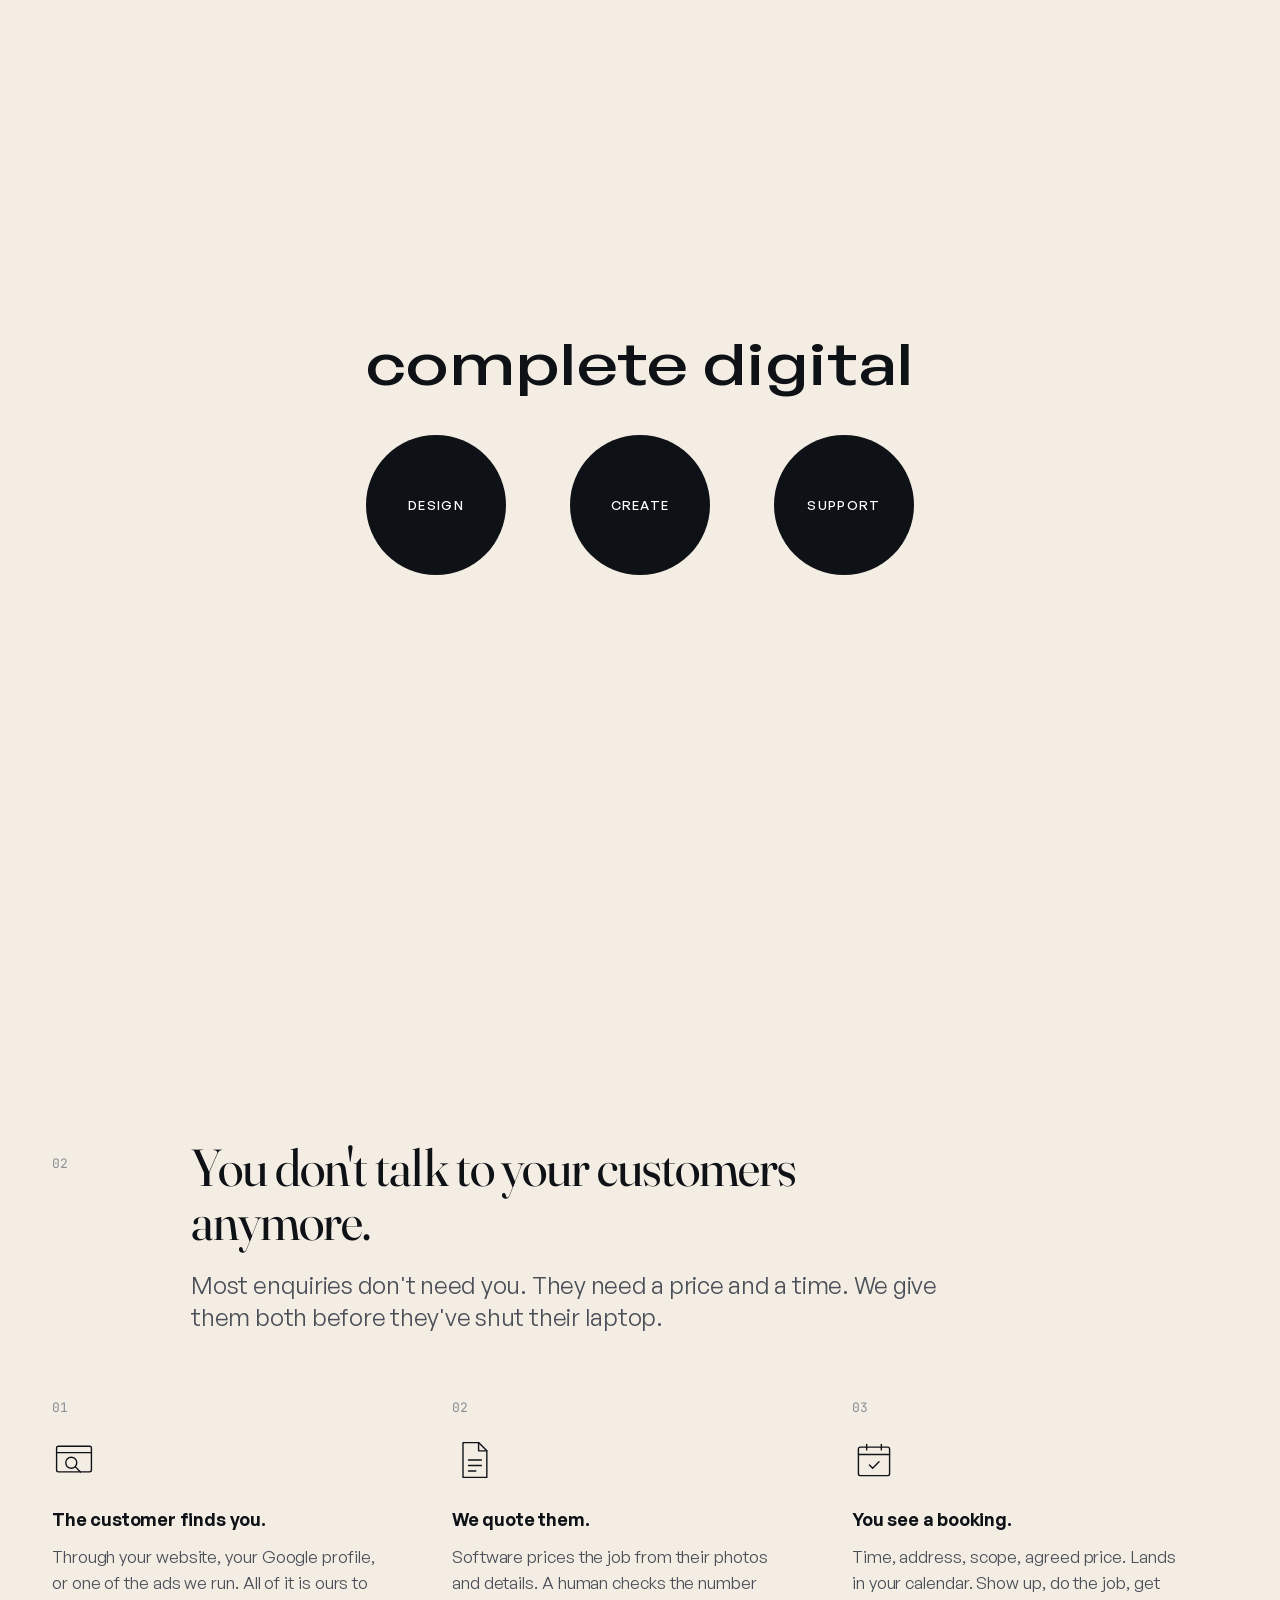
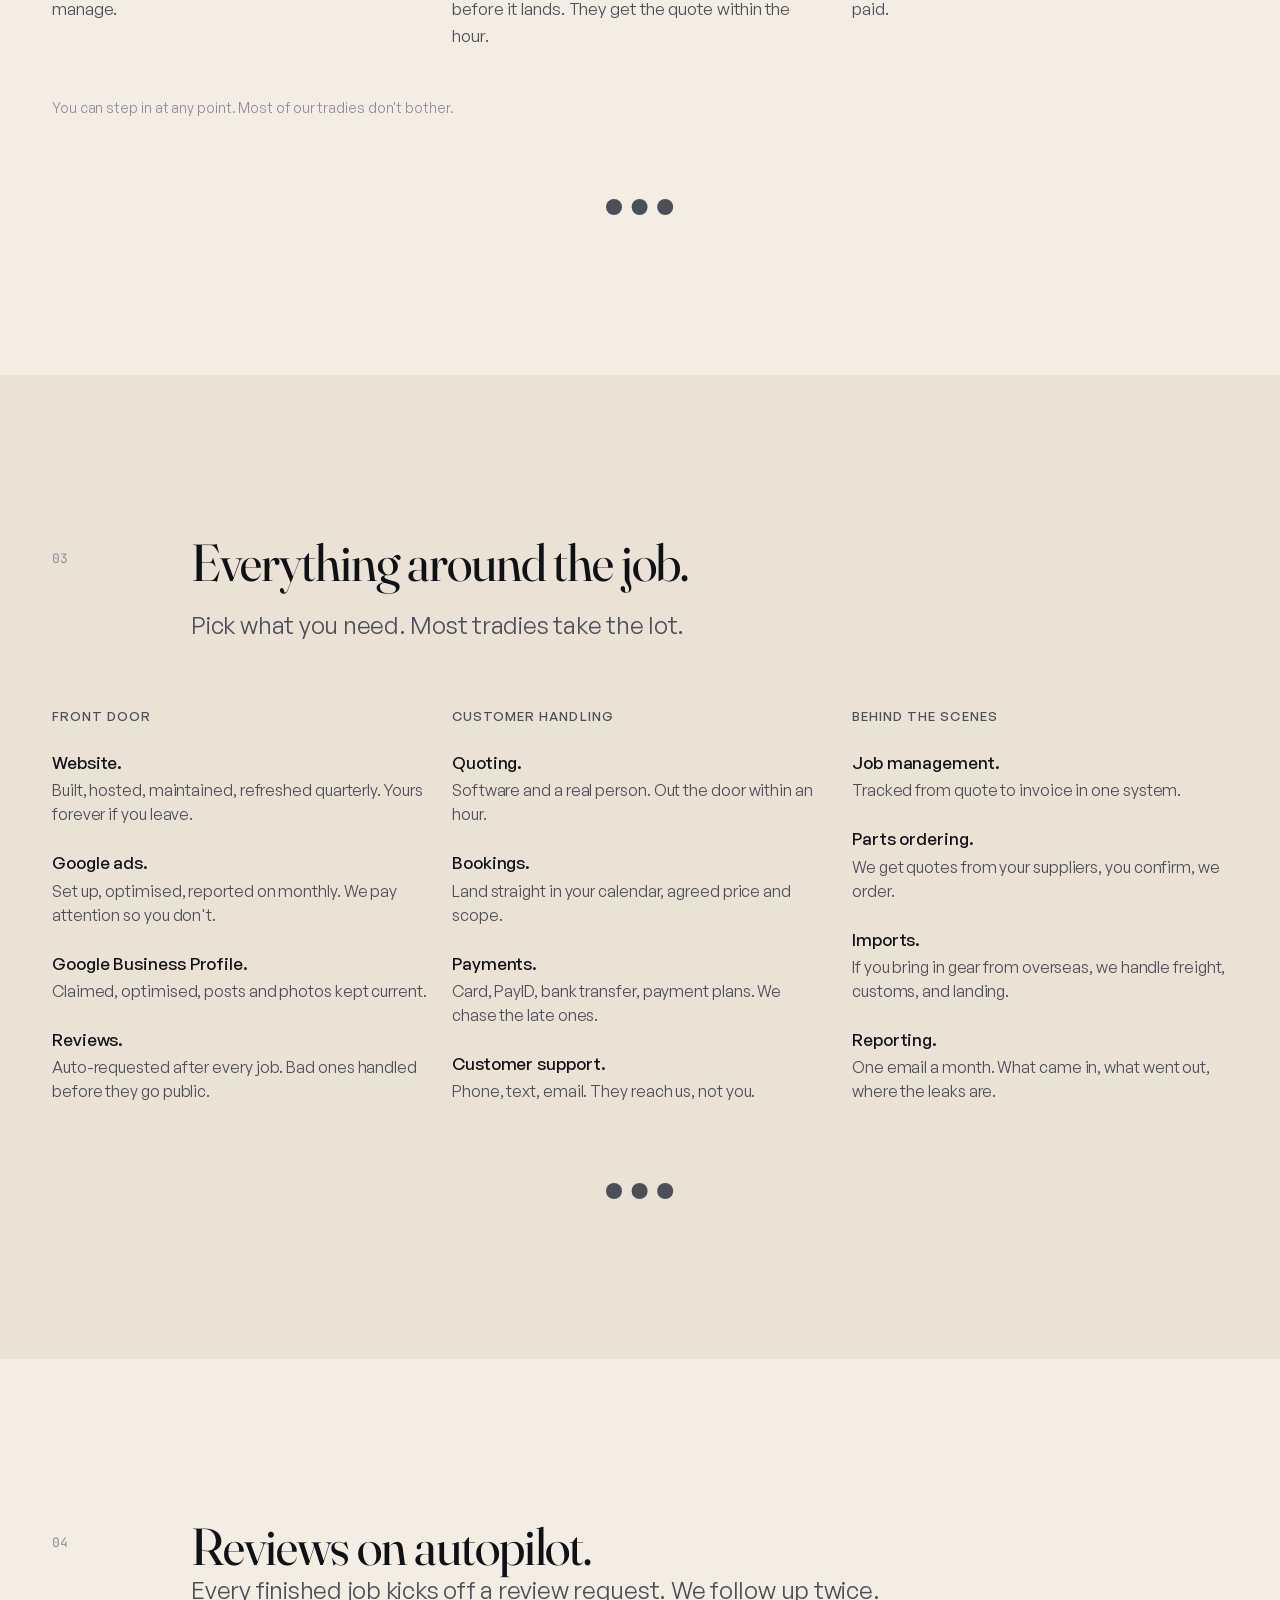
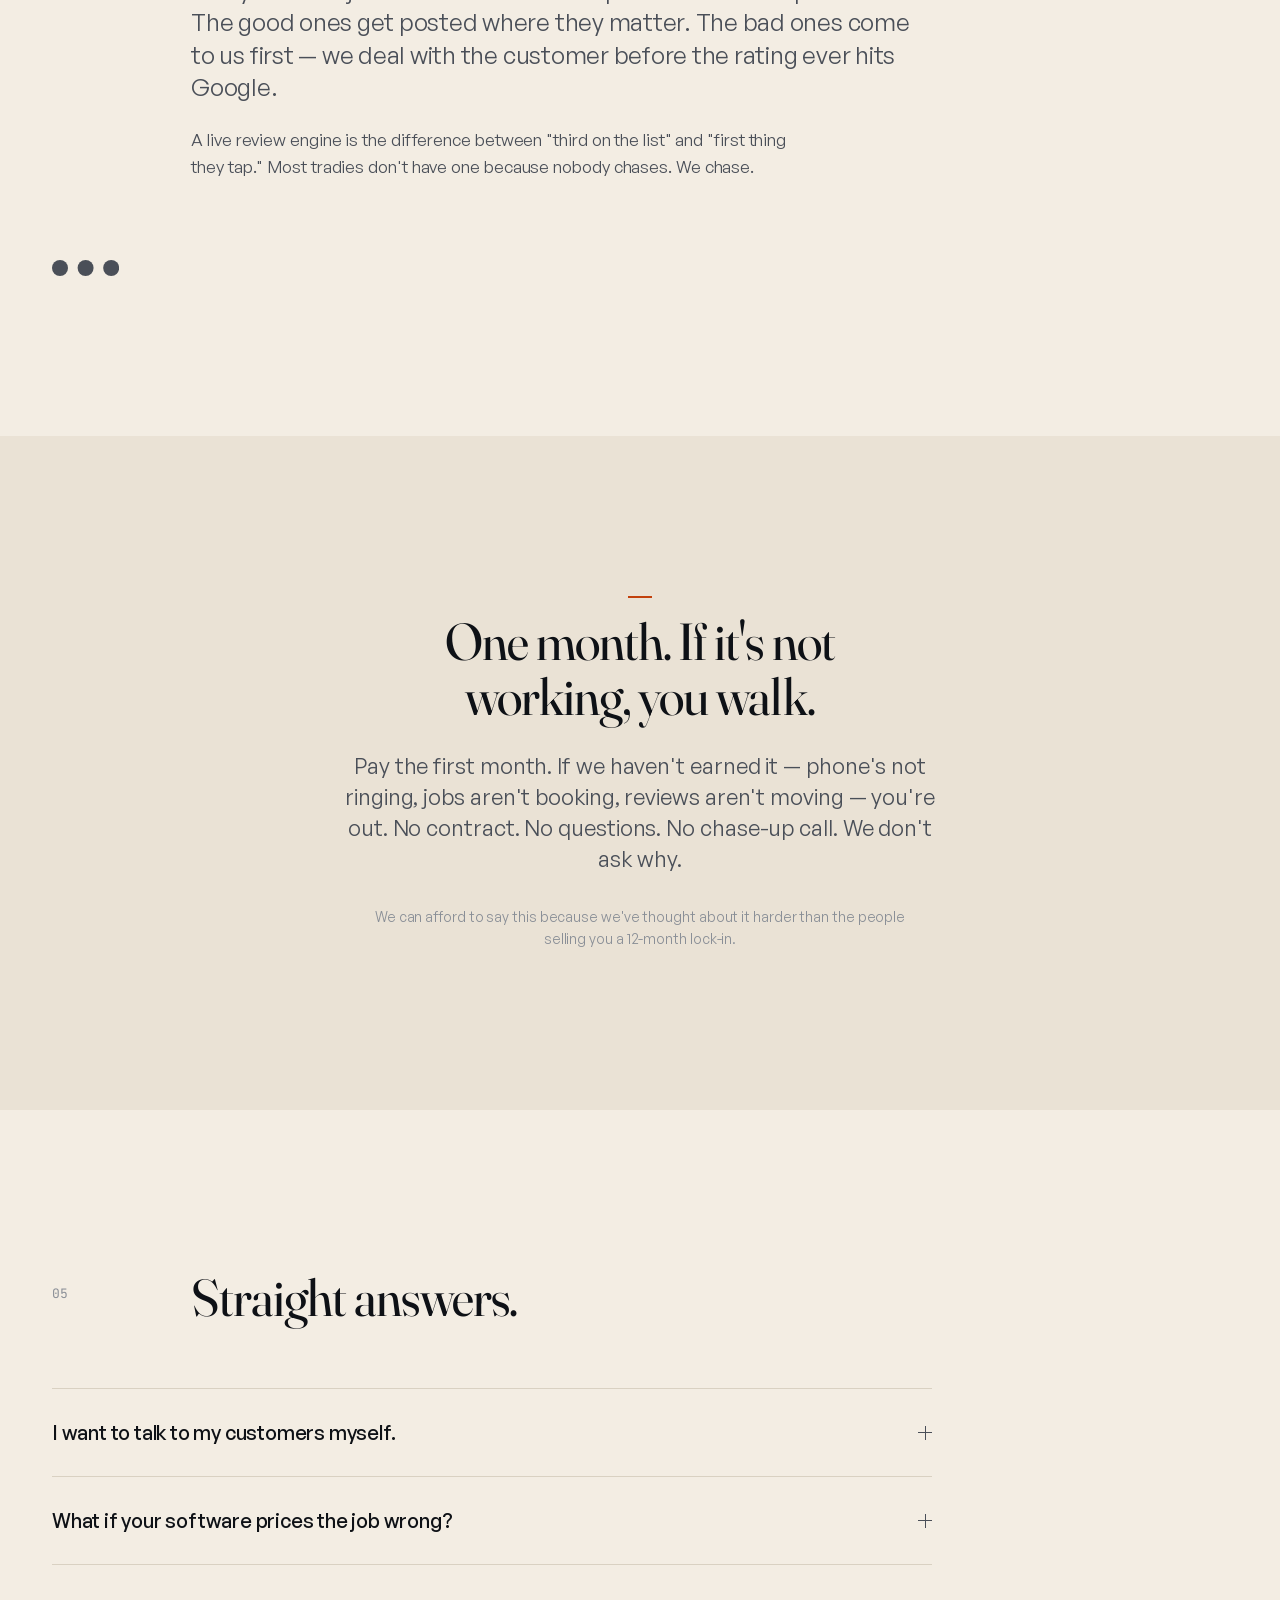
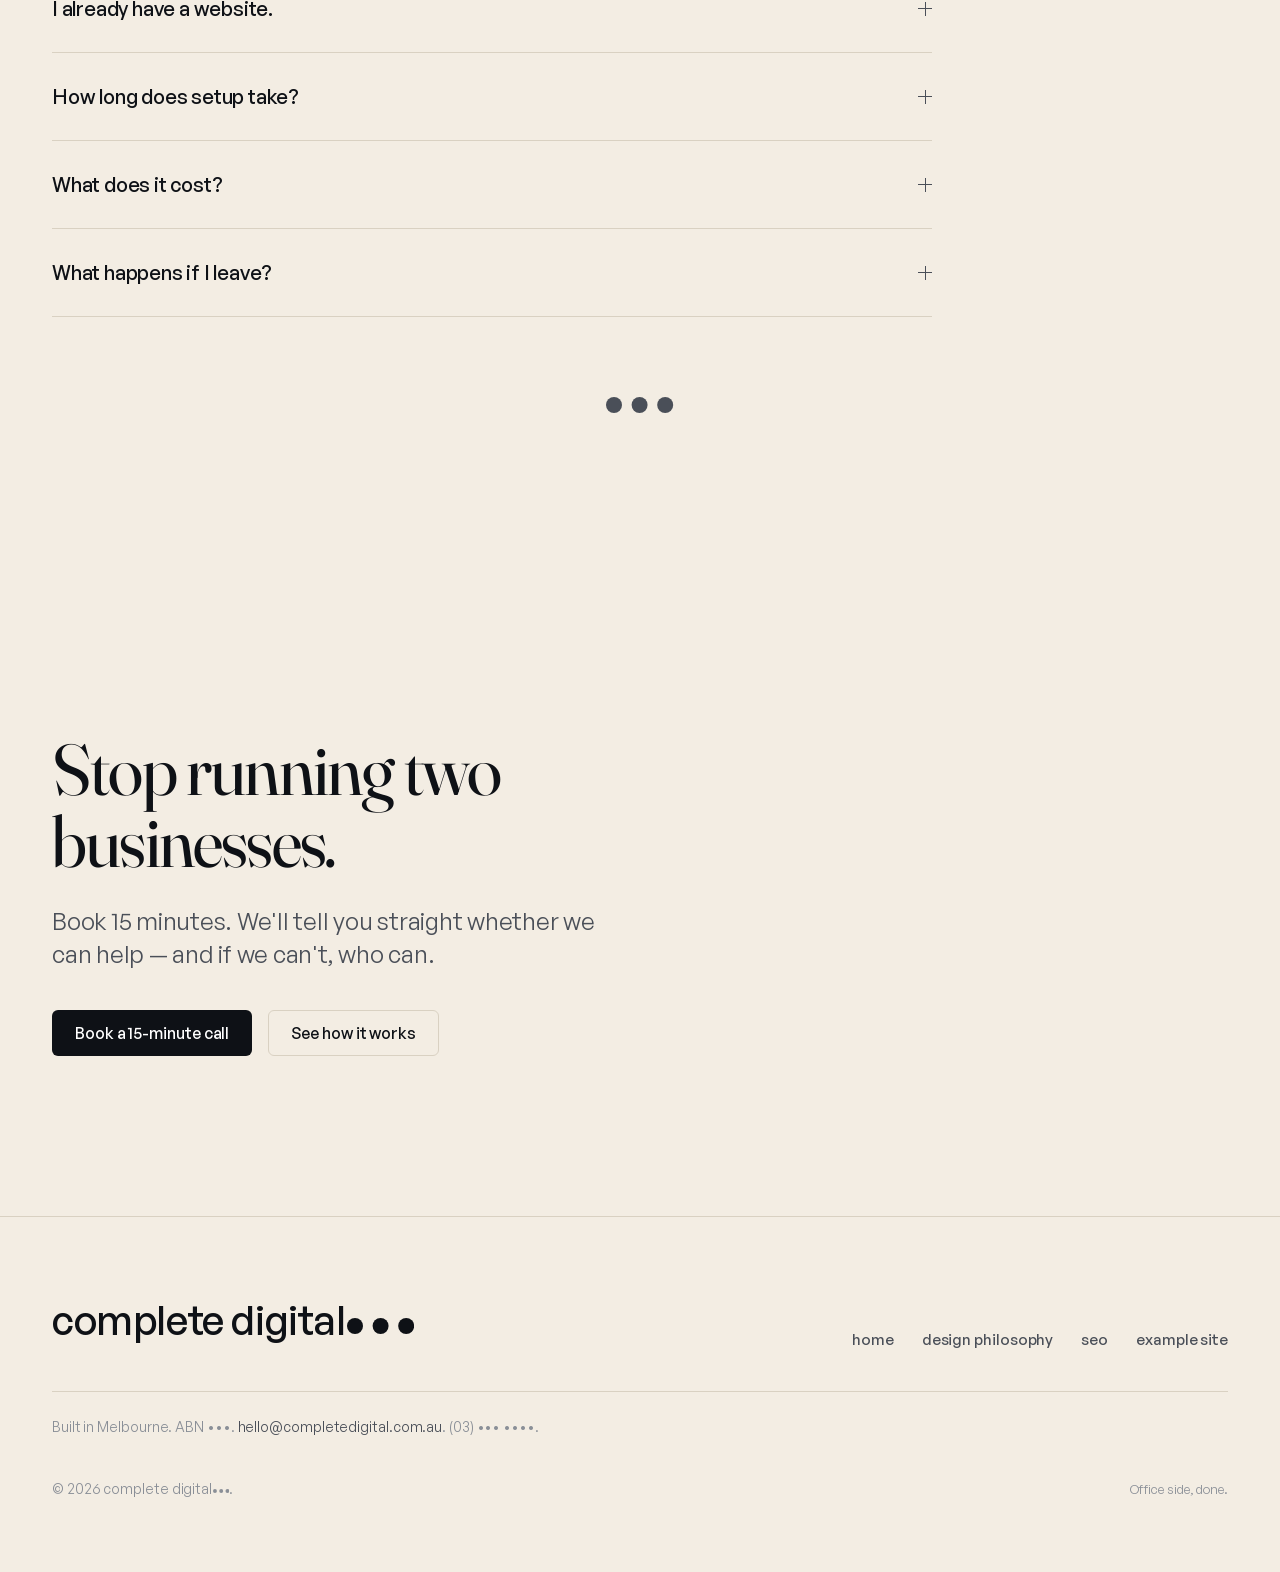
<file: index.html>
<!DOCTYPE html>
<html lang="en-AU">
<head>
<meta charset="UTF-8">
<meta name="viewport" content="width=device-width, initial-scale=1">
<title>complete digital••• — websites for tradies</title>
<meta name="description" content="We handle every part of your trade except the trade itself. Websites, ads, quoting, payments, reviews and bookings — done for Australian tradies.">
<meta name="theme-color" content="#FFFFFF">

<link rel="icon" href="favicon.svg" type="image/svg+xml">
<link rel="apple-touch-icon" href="favicon.svg">

<meta property="og:type" content="website">
<meta property="og:title" content="complete digital••• — websites for tradies">
<meta property="og:description" content="We handle the office side of your business. You stay on the tools.">
<meta property="og:image" content="og.svg">

<link rel="preload" href="fonts/general-sans-400.woff2" as="font" type="font/woff2" crossorigin>
<link rel="preload" href="fonts/general-sans-500.woff2" as="font" type="font/woff2" crossorigin>
<link rel="preload" href="fonts/fraunces-latin.woff2" as="font" type="font/woff2" crossorigin>
<link rel="stylesheet" href="styles.css">
<!-- Hide loader instantly if already played this session -->
<script>if(sessionStorage.getItem('cd_loaded'))document.documentElement.classList.add('loader-done');</script>
<noscript><style>#loader{display:none}</style></noscript>
</head>
<body>

<!-- ============ LOADER ============ -->
<div id="loader" aria-hidden="true" aria-label="Loading">
  <div class="loader__inner">
    <!--
      SVG wordmark: textLength="548" forces "complete digital" to span
      exactly the same 548px as the three dots row (3×140 + 2×64 gap).
    -->
    <svg class="loader__wm" width="548" height="78" viewBox="0 0 548 78" aria-label="complete digital">
      <text x="0" y="60"
            font-family="'General Sans', system-ui, sans-serif"
            font-weight="500"
            font-size="58"
            fill="currentColor"
            textLength="548"
            lengthAdjust="spacingAndGlyphs">complete digital</text>
    </svg>
    <div class="loader__dots">
      <div class="loader__dot"><span class="loader__dot-label">Design</span></div>
      <div class="loader__dot"><span class="loader__dot-label">Create</span></div>
      <div class="loader__dot"><span class="loader__dot-label">Support</span></div>
    </div>
  </div>
</div>

<!-- ============ NAV ============ -->
<nav class="nav" aria-label="Primary">
  <div class="nav__inner">
    <a class="logo" href="#top" aria-label="complete digital, home">
      <span class="logo__words">complete digital</span><span class="logo__dots">
        <svg class="dots" viewBox="0 0 8.4 2" aria-hidden="true" focusable="false"><circle cx="1" cy="1" r="1"/><circle cx="4.2" cy="1" r="1"/><circle cx="7.4" cy="1" r="1"/></svg>
      </span>
    </a>

    <div class="nav__links">
      <a href="./" aria-current="page">home</a>
      <a href="design-philosophy/">design philosophy</a>
      <a href="seo/">seo</a>
      <a href="example/">example site</a>
    </div>

    <div class="nav__actions">
      <span class="nav__tel" aria-label="Phone, placeholder">
        <svg class="ico-phone" viewBox="0 0 24 24" aria-hidden="true" focusable="false"><path d="M6.5 3.5h3l1.4 4-2 1.3a11 11 0 0 0 5 5l1.3-2 4 1.4v3a2 2 0 0 1-2.2 2A16 16 0 0 1 4.5 5.7 2 2 0 0 1 6.5 3.5Z"/></svg>
        (03) ••• ••••
      </span>
      <a class="btn btn--primary" href="#book">Book a call</a>
      <button class="nav__burger" aria-label="Open menu" aria-expanded="false">
        <span></span><span></span><span></span>
      </button>
    </div>
  </div>
</nav>

<main id="top">

  <!-- ============ HERO ============ -->
  <header class="hero">
    <div class="container">
      <p class="meta hero__meta js-anim">for tradies. built in Australia.</p>
      <h1 class="hero__title js-anim">You're on the tools. We're <span class="u-accent">everywhere</span> else<span class="dots-inline">
        <svg class="dots" viewBox="0 0 8.4 2" aria-hidden="true" focusable="false"><circle cx="1" cy="1" r="1"/><circle cx="4.2" cy="1" r="1"/><circle cx="7.4" cy="1" r="1"/></svg>
      </span></h1>
      <p class="hero__sub lead js-anim">We build the website, run the ads, quote your customers, take their payment, chase your reviews, and book the jobs straight into your calendar. You see the time, the address, and the agreed price. Nothing else.</p>
      <div class="hero__ctas js-anim">
        <a class="btn btn--primary" href="#book">Book a 15-minute call</a>
        <a class="btn btn--secondary" href="#how">See how it works</a>
      </div>
      <p class="hero__guarantee js-anim">Pay the first month. If it's not earning its keep, walk — no contract, no chase-up.</p>
    </div>
  </header>

  <!-- ============ 02 — HOW IT WORKS ============ -->
  <section class="section section--how" id="how">
    <div class="container">
      <div class="sec-head">
        <span class="sec-num">02</span>
        <div class="sec-head__body">
          <h2 class="sec-title">You don't talk to your customers anymore.</h2>
          <p class="lead sec-lead">Most enquiries don't need you. They need a price and a time. We give them both before they've shut their laptop.</p>
        </div>
      </div>

      <ol class="steps">
        <li class="step">
          <span class="step__num">01</span>
          <svg class="step__ico" viewBox="0 0 48 48" aria-hidden="true" focusable="false">
            <rect x="5" y="9" width="38" height="28" rx="2"/><line x1="5" y1="16" x2="43" y2="16"/>
            <circle cx="21" cy="27" r="6"/><line x1="25.5" y1="31.5" x2="31" y2="37"/>
          </svg>
          <h3 class="step__title">The customer finds you.</h3>
          <p class="step__body">Through your website, your Google profile, or one of the ads we run. All of it is ours to manage.</p>
        </li>
        <li class="step">
          <span class="step__num">02</span>
          <svg class="step__ico" viewBox="0 0 48 48" aria-hidden="true" focusable="false">
            <path d="M12 5h17l9 9v29H12Z"/><path d="M29 5v9h9"/>
            <line x1="18" y1="24" x2="32" y2="24"/><line x1="18" y1="30" x2="32" y2="30"/><line x1="18" y1="36" x2="26" y2="36"/>
          </svg>
          <h3 class="step__title">We quote them.</h3>
          <p class="step__body">Software prices the job from their photos and details. A human checks the number before it lands. They get the quote within the hour.</p>
        </li>
        <li class="step">
          <span class="step__num">03</span>
          <svg class="step__ico" viewBox="0 0 48 48" aria-hidden="true" focusable="false">
            <rect x="7" y="10" width="34" height="31" rx="2"/><line x1="7" y1="18" x2="41" y2="18"/>
            <line x1="16" y1="7" x2="16" y2="13"/><line x1="32" y1="7" x2="32" y2="13"/>
            <path d="M19 29.5l3.5 3.5 7-7"/>
          </svg>
          <h3 class="step__title">You see a booking.</h3>
          <p class="step__body">Time, address, scope, agreed price. Lands in your calendar. Show up, do the job, get paid.</p>
        </li>
      </ol>

      <p class="sec-foot">You can step in at any point. Most of our tradies don't bother.</p>
      <div class="terminator"><svg class="dots" viewBox="0 0 8.4 2" aria-hidden="true" focusable="false"><circle cx="1" cy="1" r="1"/><circle cx="4.2" cy="1" r="1"/><circle cx="7.4" cy="1" r="1"/></svg></div>
    </div>
  </section>

  <!-- ============ 03 — EVERYTHING AROUND THE JOB ============ -->
  <section class="section section--warm" id="services">
    <div class="container">
      <div class="sec-head">
        <span class="sec-num">03</span>
        <div class="sec-head__body">
          <h2 class="sec-title">Everything around the job.</h2>
          <p class="lead sec-lead">Pick what you need. Most tradies take the lot.</p>
        </div>
      </div>

      <div class="services">
        <div class="services__col">
          <p class="caption">Front door</p>
          <dl class="svc-list">
            <dt>Website.</dt><dd>Built, hosted, maintained, refreshed quarterly. Yours forever if you leave.</dd>
            <dt>Google ads.</dt><dd>Set up, optimised, reported on monthly. We pay attention so you don't.</dd>
            <dt>Google Business Profile.</dt><dd>Claimed, optimised, posts and photos kept current.</dd>
            <dt>Reviews.</dt><dd>Auto-requested after every job. Bad ones handled before they go public.</dd>
          </dl>
        </div>
        <div class="services__col">
          <p class="caption">Customer handling</p>
          <dl class="svc-list">
            <dt>Quoting.</dt><dd>Software and a real person. Out the door within an hour.</dd>
            <dt>Bookings.</dt><dd>Land straight in your calendar, agreed price and scope.</dd>
            <dt>Payments.</dt><dd>Card, PayID, bank transfer, payment plans. We chase the late ones.</dd>
            <dt>Customer support.</dt><dd>Phone, text, email. They reach us, not you.</dd>
          </dl>
        </div>
        <div class="services__col">
          <p class="caption">Behind the scenes</p>
          <dl class="svc-list">
            <dt>Job management.</dt><dd>Tracked from quote to invoice in one system.</dd>
            <dt>Parts ordering.</dt><dd>We get quotes from your suppliers, you confirm, we order.</dd>
            <dt>Imports.</dt><dd>If you bring in gear from overseas, we handle freight, customs, and landing.</dd>
            <dt>Reporting.</dt><dd>One email a month. What came in, what went out, where the leaks are.</dd>
          </dl>
        </div>
      </div>
      <div class="terminator"><svg class="dots" viewBox="0 0 8.4 2" aria-hidden="true" focusable="false"><circle cx="1" cy="1" r="1"/><circle cx="4.2" cy="1" r="1"/><circle cx="7.4" cy="1" r="1"/></svg></div>
    </div>
  </section>

  <!-- ============ 04 — REVIEWS ============ -->
  <section class="section section--reviews" id="reviews">
    <div class="container">
      <div class="sec-head">
        <span class="sec-num">04</span>
        <div class="sec-head__body">
          <h2 class="sec-title">Reviews on autopilot.</h2>
          <p class="lead">Every finished job kicks off a review request. We follow up twice. The good ones get posted where they matter. The bad ones come to us first — we deal with the customer before the rating ever hits Google.</p>
          <p class="sec-support">A live review engine is the difference between "third on the list" and "first thing they tap." Most tradies don't have one because nobody chases. We chase.</p>
        </div>
      </div>
      <div class="terminator terminator--left"><svg class="dots" viewBox="0 0 8.4 2" aria-hidden="true" focusable="false"><circle cx="1" cy="1" r="1"/><circle cx="4.2" cy="1" r="1"/><circle cx="7.4" cy="1" r="1"/></svg></div>
    </div>
  </section>

  <!-- ============ 05 — GUARANTEE ============ -->
  <section class="section guarantee" id="guarantee">
    <div class="container guarantee__inner">
      <span class="guarantee__strip" aria-hidden="true"></span>
      <h2 class="guarantee__title">One month. If it's not working, you walk.</h2>
      <p class="guarantee__body">Pay the first month. If we haven't earned it — phone's not ringing, jobs aren't booking, reviews aren't moving — you're out. No contract. No questions. No chase-up call. We don't ask why.</p>
      <p class="guarantee__foot">We can afford to say this because we've thought about it harder than the people selling you a 12-month lock-in.</p>
    </div>
  </section>

  <!-- ============ FAQ ============ -->
  <section class="section section--faq" id="pricing">
    <div class="container">
      <div class="sec-head">
        <span class="sec-num">05</span>
        <div class="sec-head__body">
          <h2 class="sec-title">Straight answers.</h2>
        </div>
      </div>

      <div class="faq">
        <details class="faq__item">
          <summary>I want to talk to my customers myself.<span class="faq__mark" aria-hidden="true"></span></summary>
          <p>You still can. Anytime. We just save you from the 80% of calls that only need a quote and a time.</p>
        </details>
        <details class="faq__item">
          <summary>What if your software prices the job wrong?<span class="faq__mark" aria-hidden="true"></span></summary>
          <p>Every quote gets reviewed by a person before it goes out. On anything complex or weird, we ping you first.</p>
        </details>
        <details class="faq__item">
          <summary>I already have a website.<span class="faq__mark" aria-hidden="true"></span></summary>
          <p>Good. We'll plug into it, or rebuild it, depending on which earns more. Your call.</p>
        </details>
        <details class="faq__item">
          <summary>How long does setup take?<span class="faq__mark" aria-hidden="true"></span></summary>
          <p>Two weeks from sign-off. Most tradies are taking jobs through us inside the third week.</p>
        </details>
        <details class="faq__item">
          <summary>What does it cost?<span class="faq__mark" aria-hidden="true"></span></summary>
          <p>Depends on the size of your trade. No setup fee, no per-lead charge. Book a call for the exact number.</p>
        </details>
        <details class="faq__item">
          <summary>What happens if I leave?<span class="faq__mark" aria-hidden="true"></span></summary>
          <p>You take your website, your customer list, your reviews, and your ad accounts with you. No hostage situation.</p>
        </details>
      </div>
      <div class="terminator"><svg class="dots" viewBox="0 0 8.4 2" aria-hidden="true" focusable="false"><circle cx="1" cy="1" r="1"/><circle cx="4.2" cy="1" r="1"/><circle cx="7.4" cy="1" r="1"/></svg></div>
    </div>
  </section>

  <!-- ============ 08 — FINAL CTA ============ -->
  <section class="section final" id="book">
    <div class="container">
      <h2 class="final__title">Stop running two businesses.</h2>
      <p class="final__body lead">Book 15 minutes. We'll tell you straight whether we can help — and if we can't, who can.</p>
      <div class="final__ctas">
        <a class="btn btn--primary" href="#book">Book a 15-minute call</a>
        <a class="btn btn--secondary" href="#how">See how it works</a>
      </div>
    </div>
  </section>

</main>

<!-- ============ FOOTER ============ -->
<footer class="footer">
  <div class="container">
    <div class="footer__top">
      <a class="logo logo--lg" href="#top" aria-label="complete digital, home">
        <span class="logo__words">complete digital</span><span class="logo__dots">
          <svg class="dots" viewBox="0 0 8.4 2" aria-hidden="true" focusable="false"><circle cx="1" cy="1" r="1"/><circle cx="4.2" cy="1" r="1"/><circle cx="7.4" cy="1" r="1"/></svg>
        </span>
      </a>
      <div class="footer__links">
        <a href="./">home</a>
        <a href="design-philosophy/">design philosophy</a>
        <a href="seo/">seo</a>
        <a href="example/">example site</a>
      </div>
    </div>
    <div class="footer__meta">
      <p>Built in Melbourne. ABN •••. <a href="mailto:hello@completedigital.com.au">hello@completedigital.com.au</a>. (03) ••• ••••.</p>
    </div>
    <div class="footer__legal">
      <p class="footer__copy">© 2026 complete digital<span class="dots-inline dots-inline--sm"><svg class="dots" viewBox="0 0 8.4 2" aria-hidden="true" focusable="false"><circle cx="1" cy="1" r="1"/><circle cx="4.2" cy="1" r="1"/><circle cx="7.4" cy="1" r="1"/></svg></span>.</p>
      <p class="footer__fine">Office side, done.</p>
    </div>
  </div>
</footer>

<script src="main.js"></script>
</body>
</html>
</file>
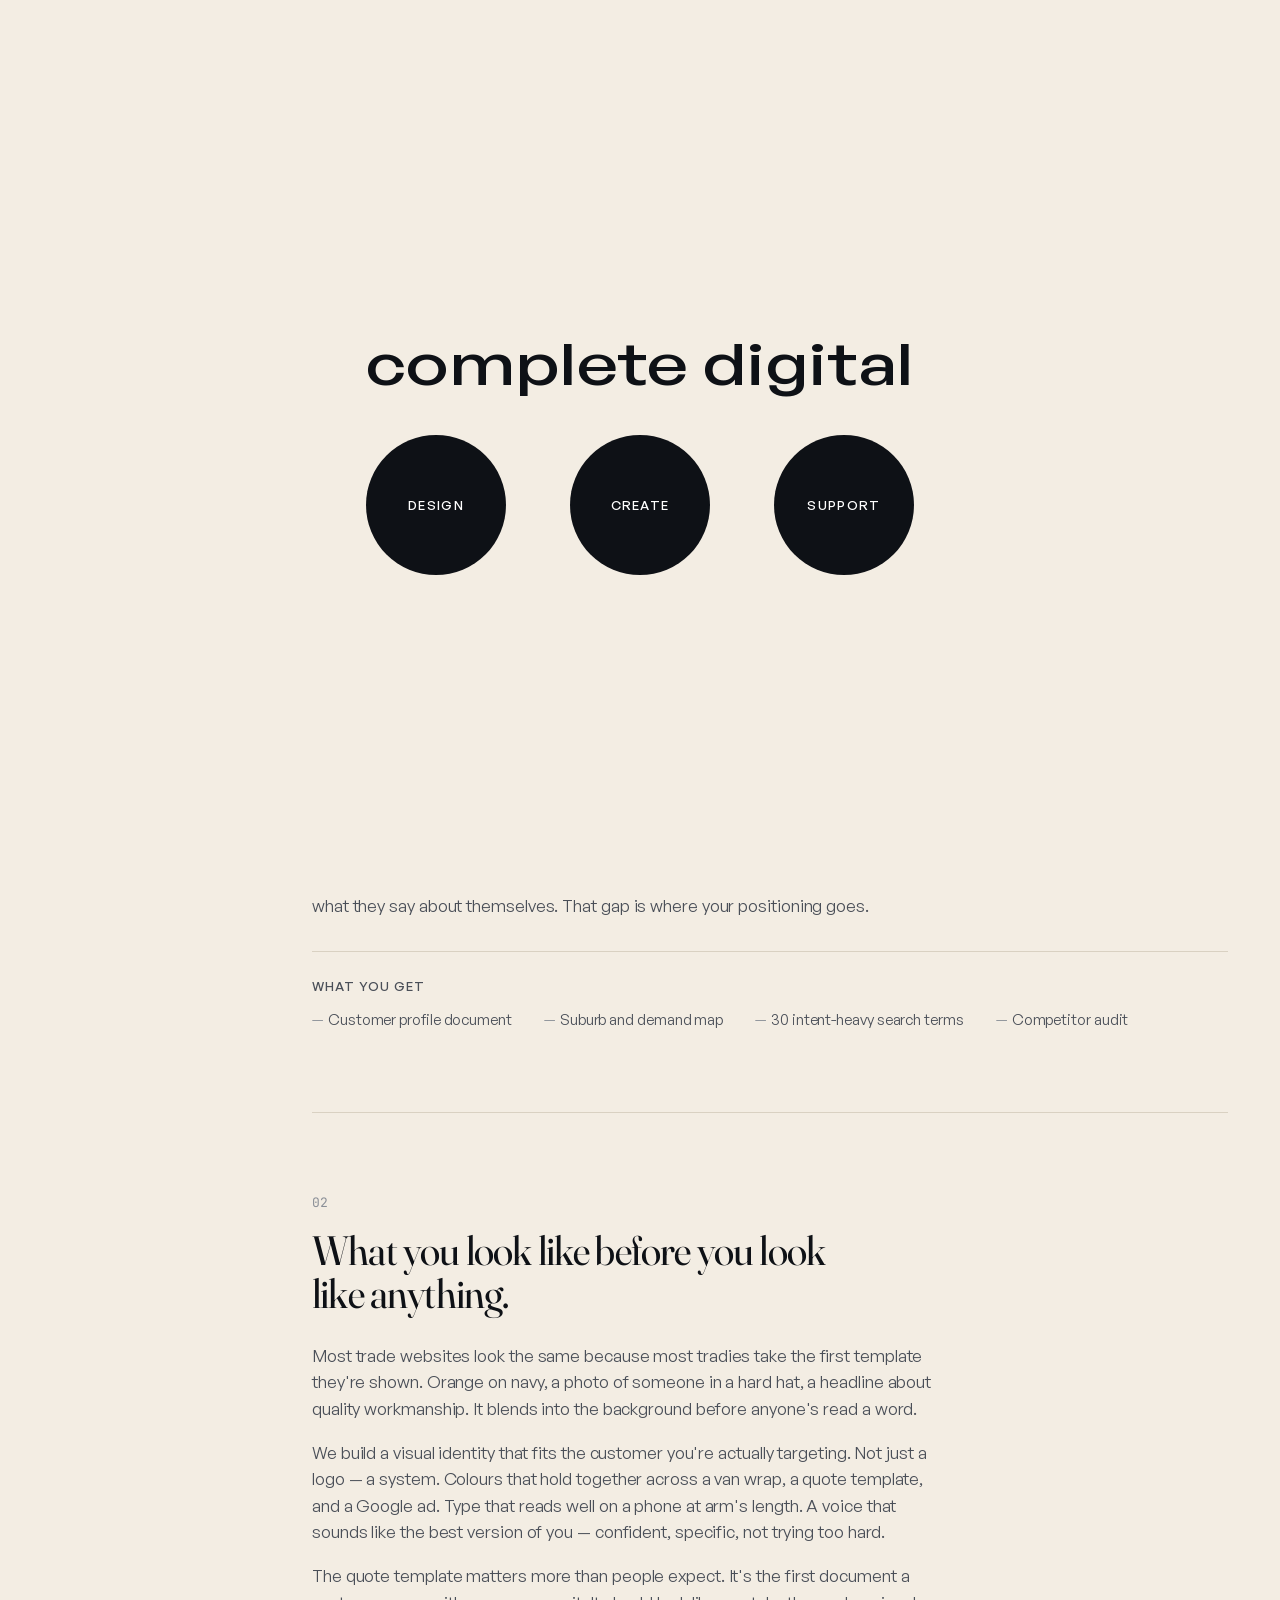
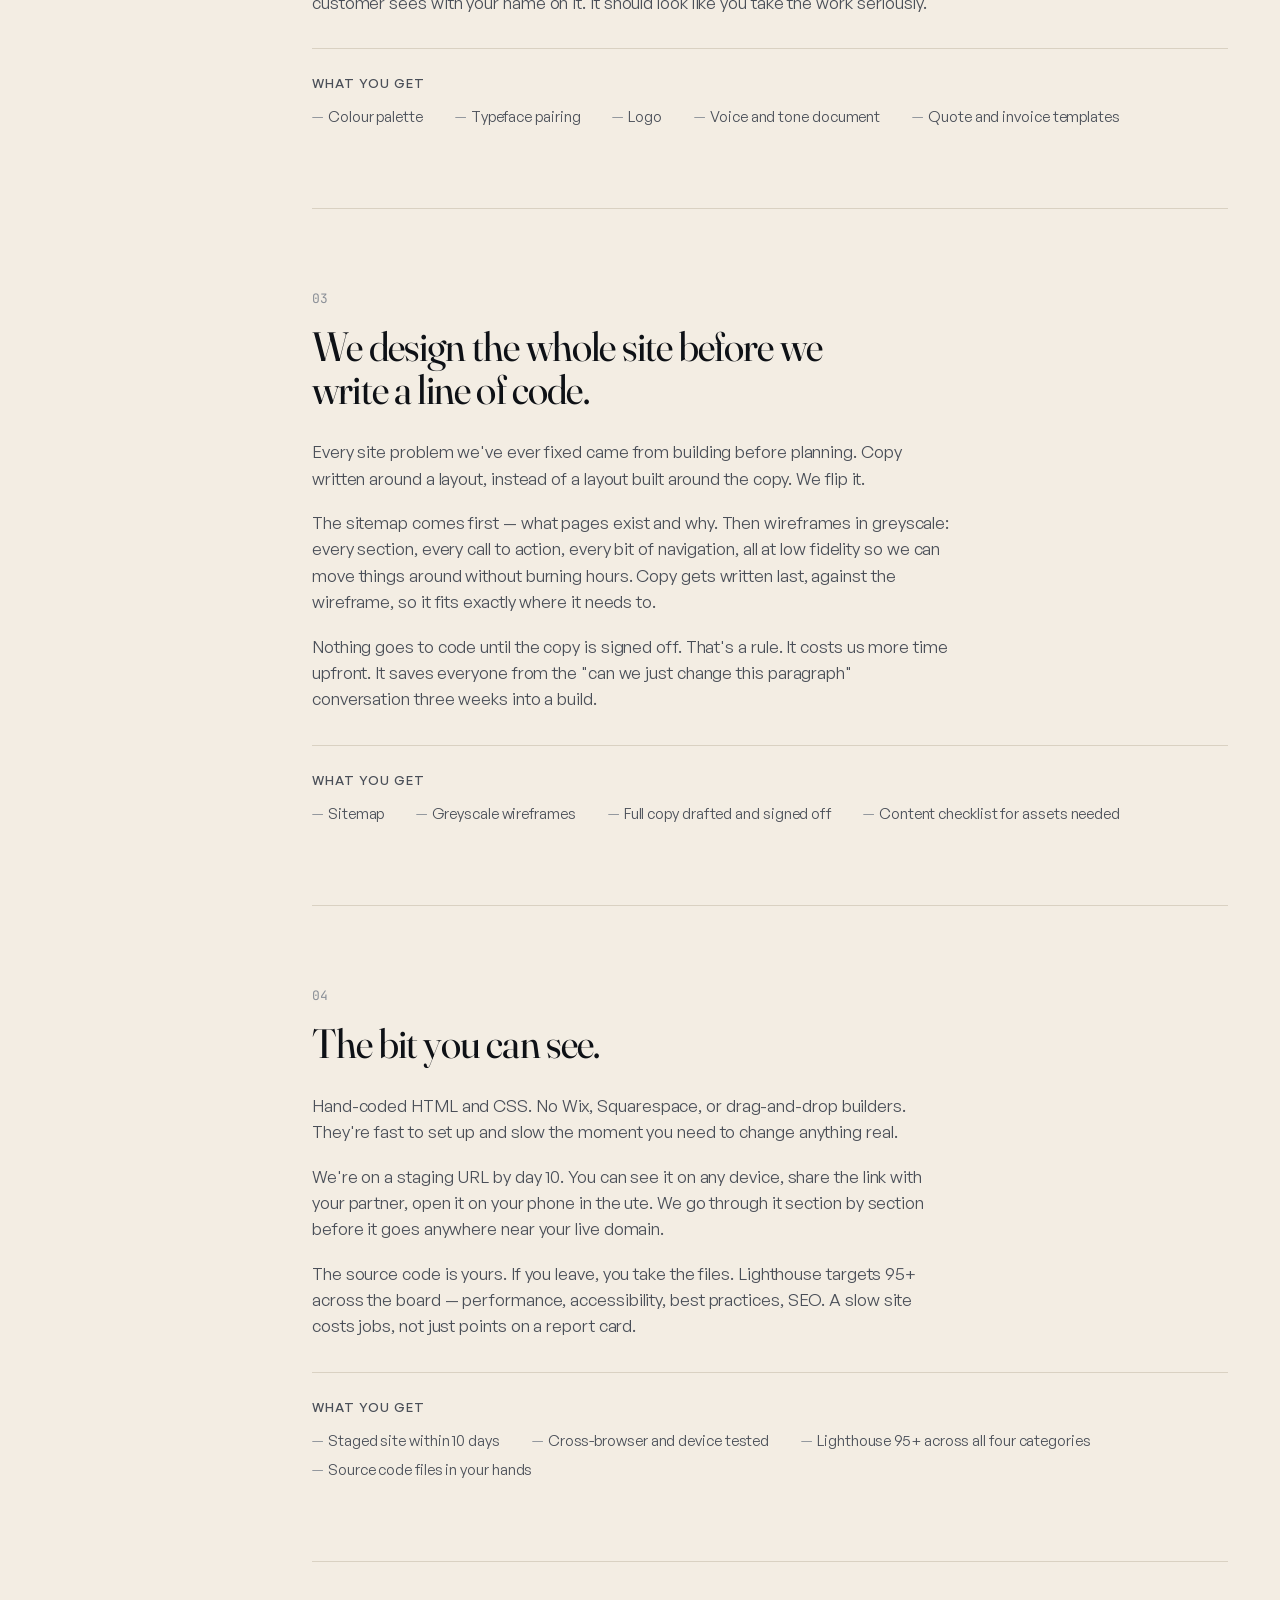
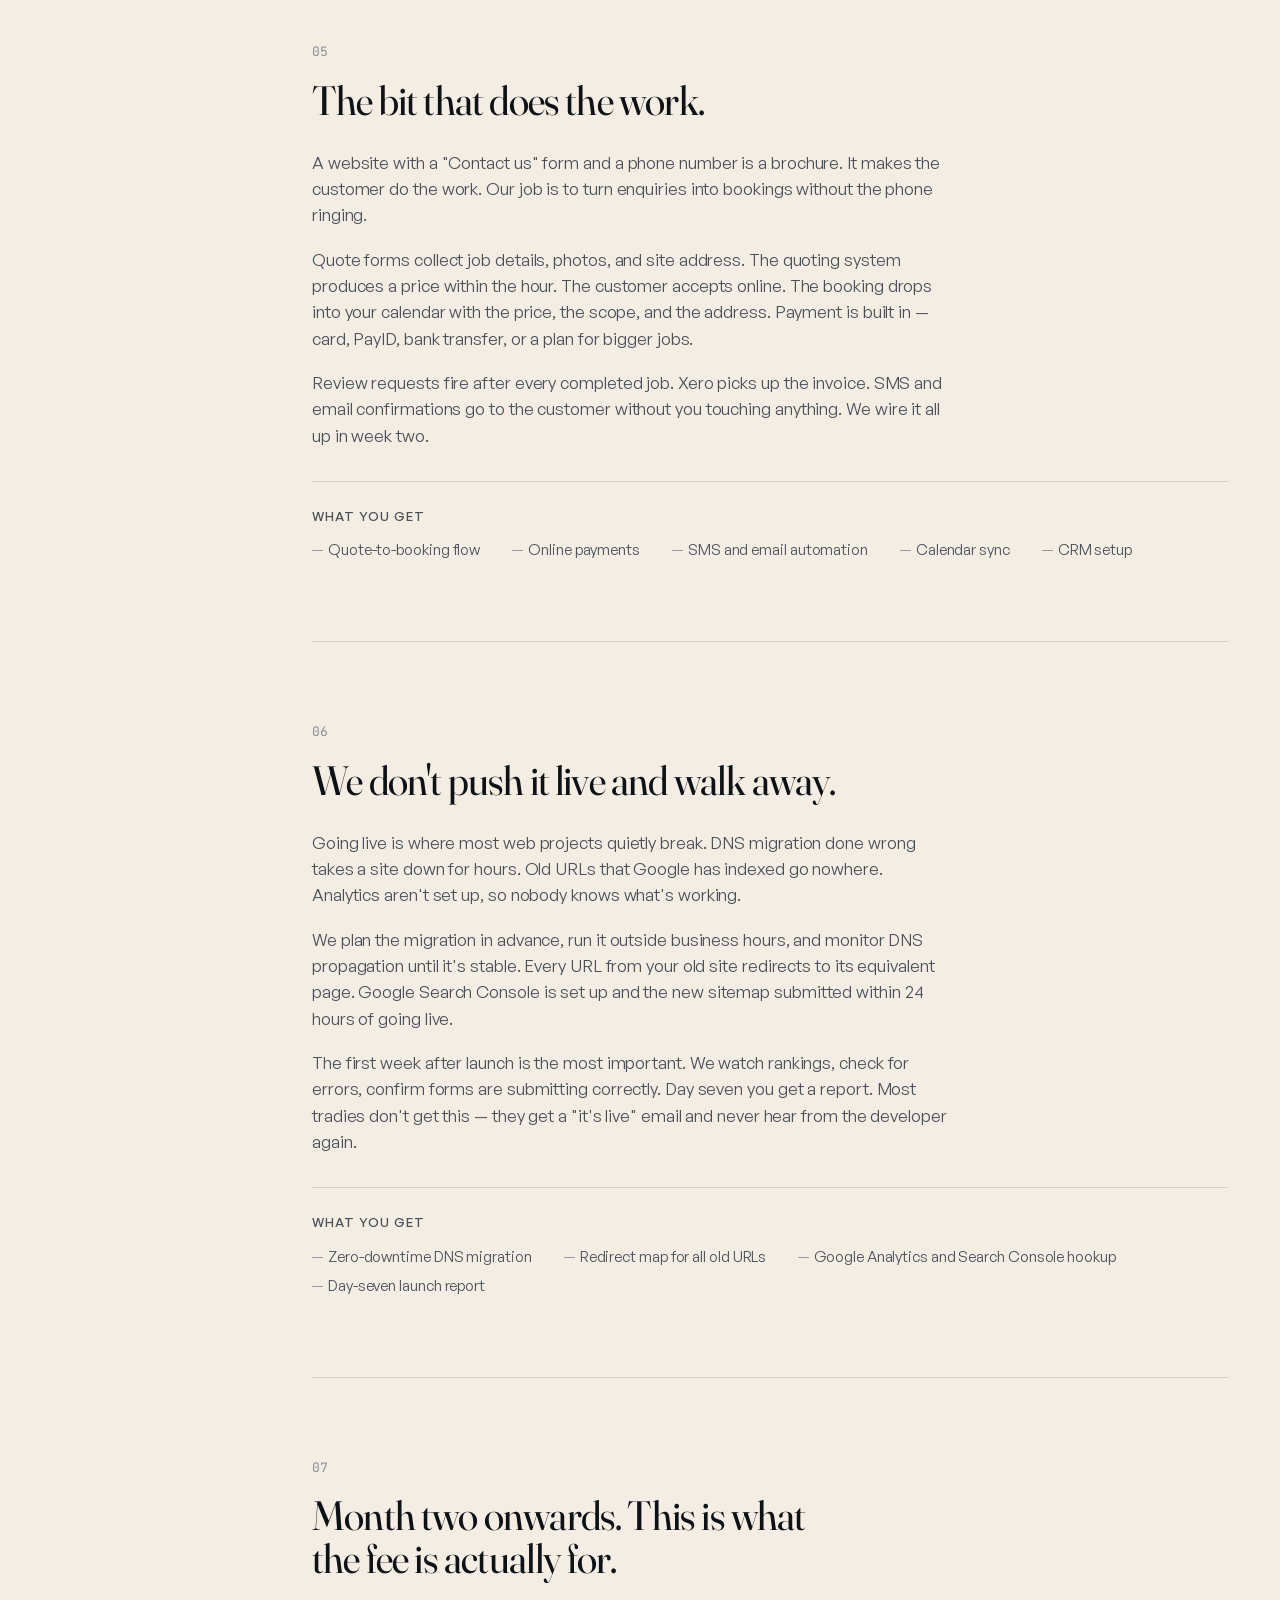
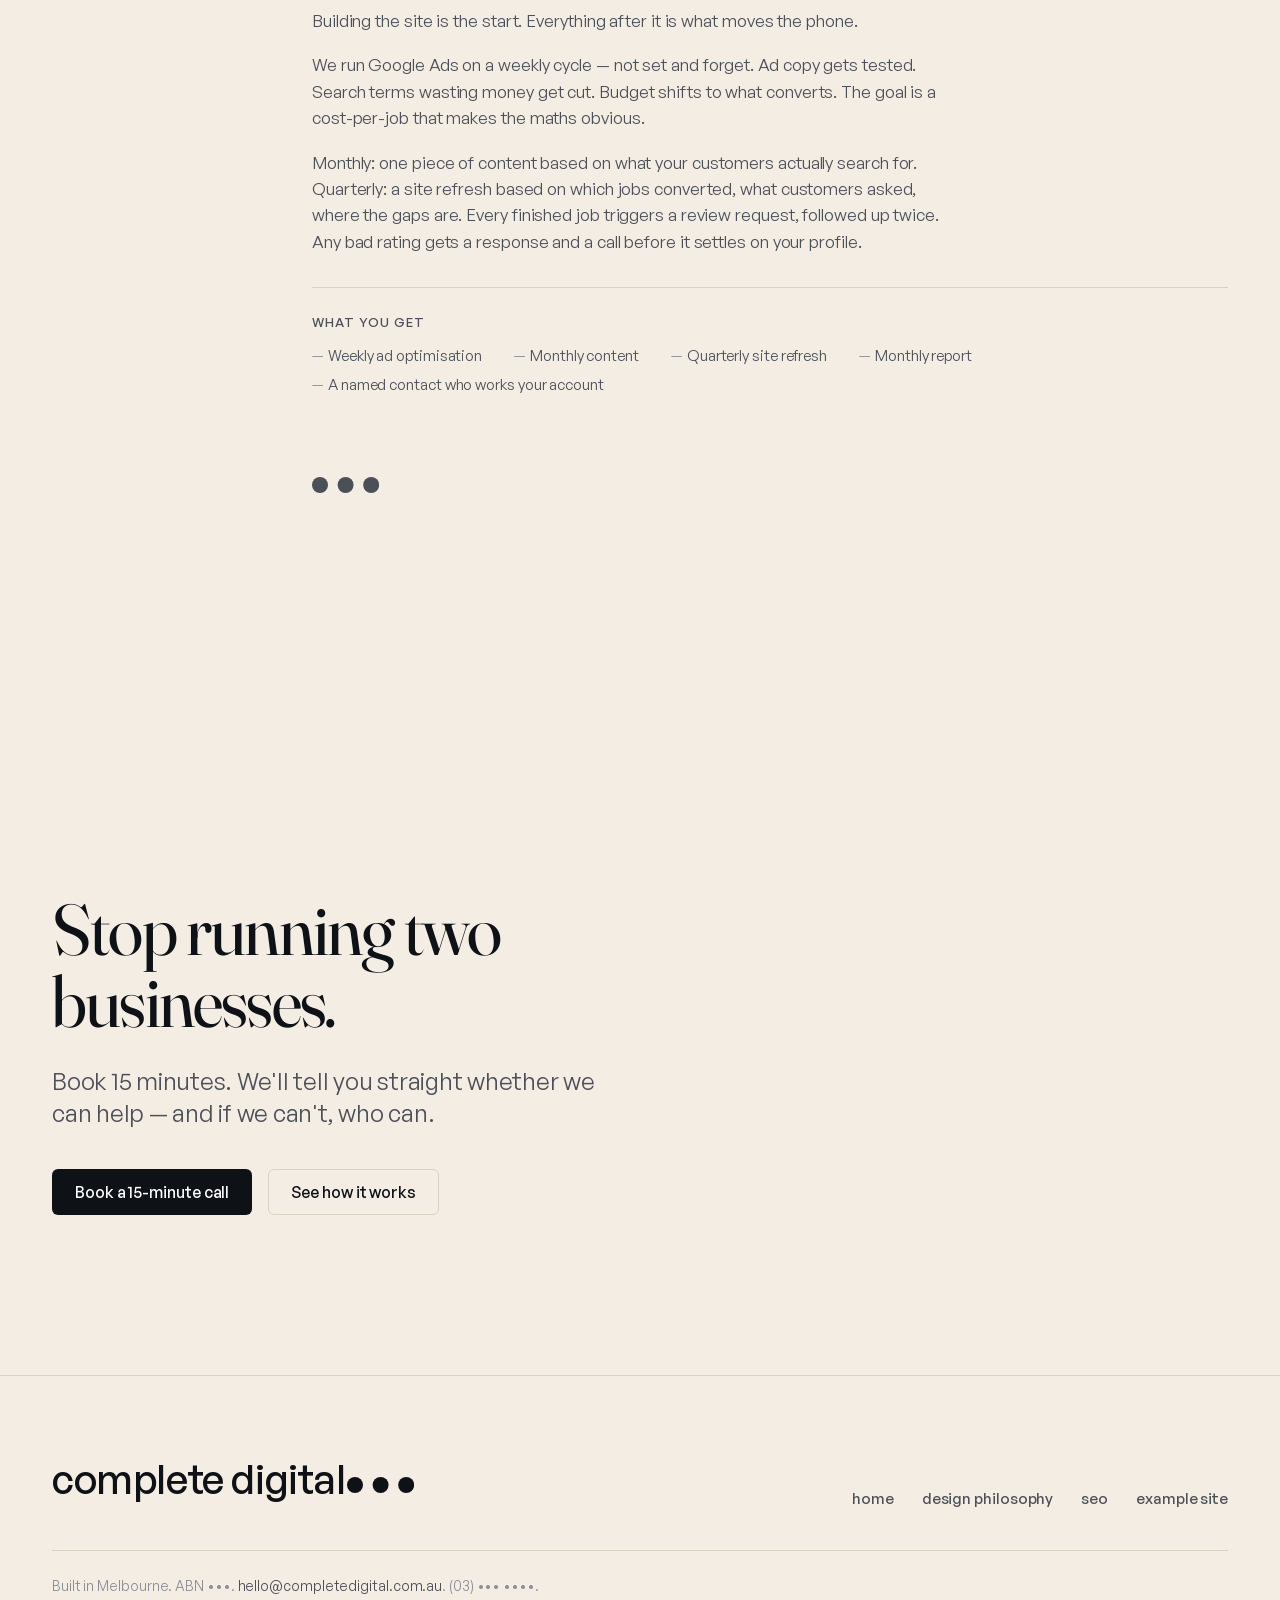
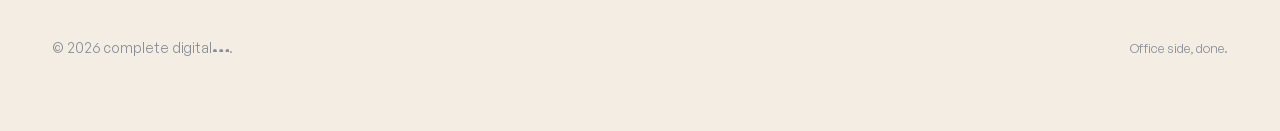
<file: design-philosophy/index.html>
<!DOCTYPE html>
<html lang="en-AU">
<head>
<meta charset="UTF-8">
<meta name="viewport" content="width=device-width, initial-scale=1">
<title>complete digital••• — design philosophy</title>
<meta name="description" content="Our seven-step process for building trade businesses: from research and brand identity through to live site, ongoing ads, and review management.">
<meta name="theme-color" content="#FFFFFF">
<link rel="icon" href="../favicon.svg" type="image/svg+xml">
<meta property="og:title" content="The work you don't see — complete digital•••">
<meta property="og:description" content="Most of our work happens before anything goes live. Here's what's actually in the bill.">
<link rel="preload" href="../fonts/general-sans-400.woff2" as="font" type="font/woff2" crossorigin>
<link rel="preload" href="../fonts/general-sans-500.woff2" as="font" type="font/woff2" crossorigin>
<link rel="preload" href="../fonts/fraunces-latin.woff2" as="font" type="font/woff2" crossorigin>
<link rel="stylesheet" href="../styles.css">
<script>if(sessionStorage.getItem('cd_loaded'))document.documentElement.classList.add('loader-done');</script>
<noscript><style>#loader{display:none}</style></noscript>
</head>
<body>

<div id="loader" aria-hidden="true" aria-label="Loading">
  <div class="loader__inner">
    <svg class="loader__wm" width="548" height="78" viewBox="0 0 548 78" aria-label="complete digital">
      <text x="0" y="60"
            font-family="'General Sans', system-ui, sans-serif"
            font-weight="500"
            font-size="58"
            fill="currentColor"
            textLength="548"
            lengthAdjust="spacingAndGlyphs">complete digital</text>
    </svg>
    <div class="loader__dots">
      <div class="loader__dot"><span class="loader__dot-label">Design</span></div>
      <div class="loader__dot"><span class="loader__dot-label">Create</span></div>
      <div class="loader__dot"><span class="loader__dot-label">Support</span></div>
    </div>
  </div>
</div>

<nav class="nav" aria-label="Primary">
  <div class="nav__inner">
    <a class="logo" href="../" aria-label="complete digital, home">
      <span class="logo__words">complete digital</span><span class="logo__dots">
        <svg class="dots" viewBox="0 0 8.4 2" aria-hidden="true" focusable="false"><circle cx="1" cy="1" r="1"/><circle cx="4.2" cy="1" r="1"/><circle cx="7.4" cy="1" r="1"/></svg>
      </span>
    </a>
    <div class="nav__links">
      <a href="../">home</a>
      <a href="../design-philosophy/" aria-current="page">design philosophy</a>
      <a href="../seo/">seo</a>
      <a href="../example/">example site</a>
    </div>
    <div class="nav__actions">
      <span class="nav__tel" aria-label="Phone, placeholder">
        <svg class="ico-phone" viewBox="0 0 24 24" aria-hidden="true" focusable="false"><path d="M6.5 3.5h3l1.4 4-2 1.3a11 11 0 0 0 5 5l1.3-2 4 1.4v3a2 2 0 0 1-2.2 2A16 16 0 0 1 4.5 5.7 2 2 0 0 1 6.5 3.5Z"/></svg>
        (03) ••• ••••
      </span>
      <a class="btn btn--primary" href="../#book">Book a call</a>
      <button class="nav__burger" aria-label="Open menu" aria-expanded="false">
        <span></span><span></span><span></span>
      </button>
    </div>
  </div>
</nav>

<main>

  <header class="page-hero">
    <div class="container">
      <p class="meta page-hero__meta js-anim">Our process.</p>
      <h1 class="page-hero__title js-anim">The work you don't see.</h1>
      <p class="page-hero__sub lead js-anim">Most of our work happens before anything goes live. Here's what's actually in the bill.</p>
    </div>
  </header>

  <section class="section" style="padding-top:0">
    <div class="container">
      <div class="dp-layout">

        <!-- Sticky sidenav — desktop only, hides on mobile -->
        <nav class="dp-sidenav" aria-label="Steps">
          <a class="dp-navitem is-active" href="#dp-01" data-target="dp-01">01 Research</a>
          <a class="dp-navitem" href="#dp-02" data-target="dp-02">02 Brand</a>
          <a class="dp-navitem" href="#dp-03" data-target="dp-03">03 Plan</a>
          <a class="dp-navitem" href="#dp-04" data-target="dp-04">04 Build</a>
          <a class="dp-navitem" href="#dp-05" data-target="dp-05">05 Systems</a>
          <a class="dp-navitem" href="#dp-06" data-target="dp-06">06 Publish</a>
          <a class="dp-navitem" href="#dp-07" data-target="dp-07">07 Ongoing</a>
        </nav>

        <!-- Step content -->
        <div class="dp-steps">

          <section class="dp-step" id="dp-01">
            <span class="dp-step__num">01</span>
            <h2 class="dp-step__title">We figure out who actually pays you.</h2>
            <div class="dp-step__body">
              <p>Before we write a word of copy or pick a colour, we spend a week looking at your last twelve months of jobs. Which customers came back. Which suburbs sent the jobs that didn't argue about the price. What people search for at 9pm on a Tuesday — because that's a different intent than 9am on a Saturday.</p>
              <p>We build a customer profile that's specific enough to be useful. Not "homeowners aged 35–55." More like: established households in bayside suburbs, two incomes, will pay a premium to avoid a second call-out, found you through a neighbour.</p>
              <p>Then we audit your three to five real competitors — not national chains, the operators you actually lose work to. What they rank for, where their reviews fall short, what they say about themselves. That gap is where your positioning goes.</p>
            </div>
            <div class="dp-deliverables">
              <p class="caption">What you get</p>
              <ul>
                <li>Customer profile document</li>
                <li>Suburb and demand map</li>
                <li>30 intent-heavy search terms</li>
                <li>Competitor audit</li>
              </ul>
            </div>
          </section>

          <section class="dp-step" id="dp-02">
            <span class="dp-step__num">02</span>
            <h2 class="dp-step__title">What you look like before you look like anything.</h2>
            <div class="dp-step__body">
              <p>Most trade websites look the same because most tradies take the first template they're shown. Orange on navy, a photo of someone in a hard hat, a headline about quality workmanship. It blends into the background before anyone's read a word.</p>
              <p>We build a visual identity that fits the customer you're actually targeting. Not just a logo — a system. Colours that hold together across a van wrap, a quote template, and a Google ad. Type that reads well on a phone at arm's length. A voice that sounds like the best version of you — confident, specific, not trying too hard.</p>
              <p>The quote template matters more than people expect. It's the first document a customer sees with your name on it. It should look like you take the work seriously.</p>
            </div>
            <div class="dp-deliverables">
              <p class="caption">What you get</p>
              <ul>
                <li>Colour palette</li>
                <li>Typeface pairing</li>
                <li>Logo</li>
                <li>Voice and tone document</li>
                <li>Quote and invoice templates</li>
              </ul>
            </div>
          </section>

          <section class="dp-step" id="dp-03">
            <span class="dp-step__num">03</span>
            <h2 class="dp-step__title">We design the whole site before we write a line of code.</h2>
            <div class="dp-step__body">
              <p>Every site problem we've ever fixed came from building before planning. Copy written around a layout, instead of a layout built around the copy. We flip it.</p>
              <p>The sitemap comes first — what pages exist and why. Then wireframes in greyscale: every section, every call to action, every bit of navigation, all at low fidelity so we can move things around without burning hours. Copy gets written last, against the wireframe, so it fits exactly where it needs to.</p>
              <p>Nothing goes to code until the copy is signed off. That's a rule. It costs us more time upfront. It saves everyone from the "can we just change this paragraph" conversation three weeks into a build.</p>
            </div>
            <div class="dp-deliverables">
              <p class="caption">What you get</p>
              <ul>
                <li>Sitemap</li>
                <li>Greyscale wireframes</li>
                <li>Full copy drafted and signed off</li>
                <li>Content checklist for assets needed</li>
              </ul>
            </div>
          </section>

          <section class="dp-step" id="dp-04">
            <span class="dp-step__num">04</span>
            <h2 class="dp-step__title">The bit you can see.</h2>
            <div class="dp-step__body">
              <p>Hand-coded HTML and CSS. No Wix, Squarespace, or drag-and-drop builders. They're fast to set up and slow the moment you need to change anything real.</p>
              <p>We're on a staging URL by day 10. You can see it on any device, share the link with your partner, open it on your phone in the ute. We go through it section by section before it goes anywhere near your live domain.</p>
              <p>The source code is yours. If you leave, you take the files. Lighthouse targets 95+ across the board — performance, accessibility, best practices, SEO. A slow site costs jobs, not just points on a report card.</p>
            </div>
            <div class="dp-deliverables">
              <p class="caption">What you get</p>
              <ul>
                <li>Staged site within 10 days</li>
                <li>Cross-browser and device tested</li>
                <li>Lighthouse 95+ across all four categories</li>
                <li>Source code files in your hands</li>
              </ul>
            </div>
          </section>

          <section class="dp-step" id="dp-05">
            <span class="dp-step__num">05</span>
            <h2 class="dp-step__title">The bit that does the work.</h2>
            <div class="dp-step__body">
              <p>A website with a "Contact us" form and a phone number is a brochure. It makes the customer do the work. Our job is to turn enquiries into bookings without the phone ringing.</p>
              <p>Quote forms collect job details, photos, and site address. The quoting system produces a price within the hour. The customer accepts online. The booking drops into your calendar with the price, the scope, and the address. Payment is built in — card, PayID, bank transfer, or a plan for bigger jobs.</p>
              <p>Review requests fire after every completed job. Xero picks up the invoice. SMS and email confirmations go to the customer without you touching anything. We wire it all up in week two.</p>
            </div>
            <div class="dp-deliverables">
              <p class="caption">What you get</p>
              <ul>
                <li>Quote-to-booking flow</li>
                <li>Online payments</li>
                <li>SMS and email automation</li>
                <li>Calendar sync</li>
                <li>CRM setup</li>
              </ul>
            </div>
          </section>

          <section class="dp-step" id="dp-06">
            <span class="dp-step__num">06</span>
            <h2 class="dp-step__title">We don't push it live and walk away.</h2>
            <div class="dp-step__body">
              <p>Going live is where most web projects quietly break. DNS migration done wrong takes a site down for hours. Old URLs that Google has indexed go nowhere. Analytics aren't set up, so nobody knows what's working.</p>
              <p>We plan the migration in advance, run it outside business hours, and monitor DNS propagation until it's stable. Every URL from your old site redirects to its equivalent page. Google Search Console is set up and the new sitemap submitted within 24 hours of going live.</p>
              <p>The first week after launch is the most important. We watch rankings, check for errors, confirm forms are submitting correctly. Day seven you get a report. Most tradies don't get this — they get a "it's live" email and never hear from the developer again.</p>
            </div>
            <div class="dp-deliverables">
              <p class="caption">What you get</p>
              <ul>
                <li>Zero-downtime DNS migration</li>
                <li>Redirect map for all old URLs</li>
                <li>Google Analytics and Search Console hookup</li>
                <li>Day-seven launch report</li>
              </ul>
            </div>
          </section>

          <section class="dp-step" id="dp-07">
            <span class="dp-step__num">07</span>
            <h2 class="dp-step__title">Month two onwards. This is what the fee is actually for.</h2>
            <div class="dp-step__body">
              <p>Building the site is the start. Everything after it is what moves the phone.</p>
              <p>We run Google Ads on a weekly cycle — not set and forget. Ad copy gets tested. Search terms wasting money get cut. Budget shifts to what converts. The goal is a cost-per-job that makes the maths obvious.</p>
              <p>Monthly: one piece of content based on what your customers actually search for. Quarterly: a site refresh based on which jobs converted, what customers asked, where the gaps are. Every finished job triggers a review request, followed up twice. Any bad rating gets a response and a call before it settles on your profile.</p>
            </div>
            <div class="dp-deliverables">
              <p class="caption">What you get</p>
              <ul>
                <li>Weekly ad optimisation</li>
                <li>Monthly content</li>
                <li>Quarterly site refresh</li>
                <li>Monthly report</li>
                <li>A named contact who works your account</li>
              </ul>
            </div>
            <div class="terminator terminator--left"><svg class="dots" viewBox="0 0 8.4 2" aria-hidden="true" focusable="false"><circle cx="1" cy="1" r="1"/><circle cx="4.2" cy="1" r="1"/><circle cx="7.4" cy="1" r="1"/></svg></div>
          </section>

        </div><!-- /.dp-steps -->
      </div><!-- /.dp-layout -->
    </div>
  </section>

  <!-- Final CTA -->
  <section class="section final" id="book">
    <div class="container">
      <h2 class="final__title">Stop running two businesses.</h2>
      <p class="final__body lead">Book 15 minutes. We'll tell you straight whether we can help — and if we can't, who can.</p>
      <div class="final__ctas">
        <a class="btn btn--primary" href="../#book">Book a 15-minute call</a>
        <a class="btn btn--secondary" href="../#how">See how it works</a>
      </div>
    </div>
  </section>

</main>

<footer class="footer">
  <div class="container">
    <div class="footer__top">
      <a class="logo logo--lg" href="../" aria-label="complete digital, home">
        <span class="logo__words">complete digital</span><span class="logo__dots">
          <svg class="dots" viewBox="0 0 8.4 2" aria-hidden="true" focusable="false"><circle cx="1" cy="1" r="1"/><circle cx="4.2" cy="1" r="1"/><circle cx="7.4" cy="1" r="1"/></svg>
        </span>
      </a>
      <div class="footer__links">
        <a href="../">home</a>
        <a href="../design-philosophy/">design philosophy</a>
        <a href="../seo/">seo</a>
        <a href="../example/">example site</a>
      </div>
    </div>
    <div class="footer__meta">
      <p>Built in Melbourne. ABN •••. <a href="mailto:hello@completedigital.com.au">hello@completedigital.com.au</a>. (03) ••• ••••.</p>
    </div>
    <div class="footer__legal">
      <p class="footer__copy">© 2026 complete digital<span class="dots-inline dots-inline--sm"><svg class="dots" viewBox="0 0 8.4 2" aria-hidden="true" focusable="false"><circle cx="1" cy="1" r="1"/><circle cx="4.2" cy="1" r="1"/><circle cx="7.4" cy="1" r="1"/></svg></span>.</p>
      <p class="footer__fine">Office side, done.</p>
    </div>
  </div>
</footer>

<script src="../main.js"></script>
</body>
</html>
</file>
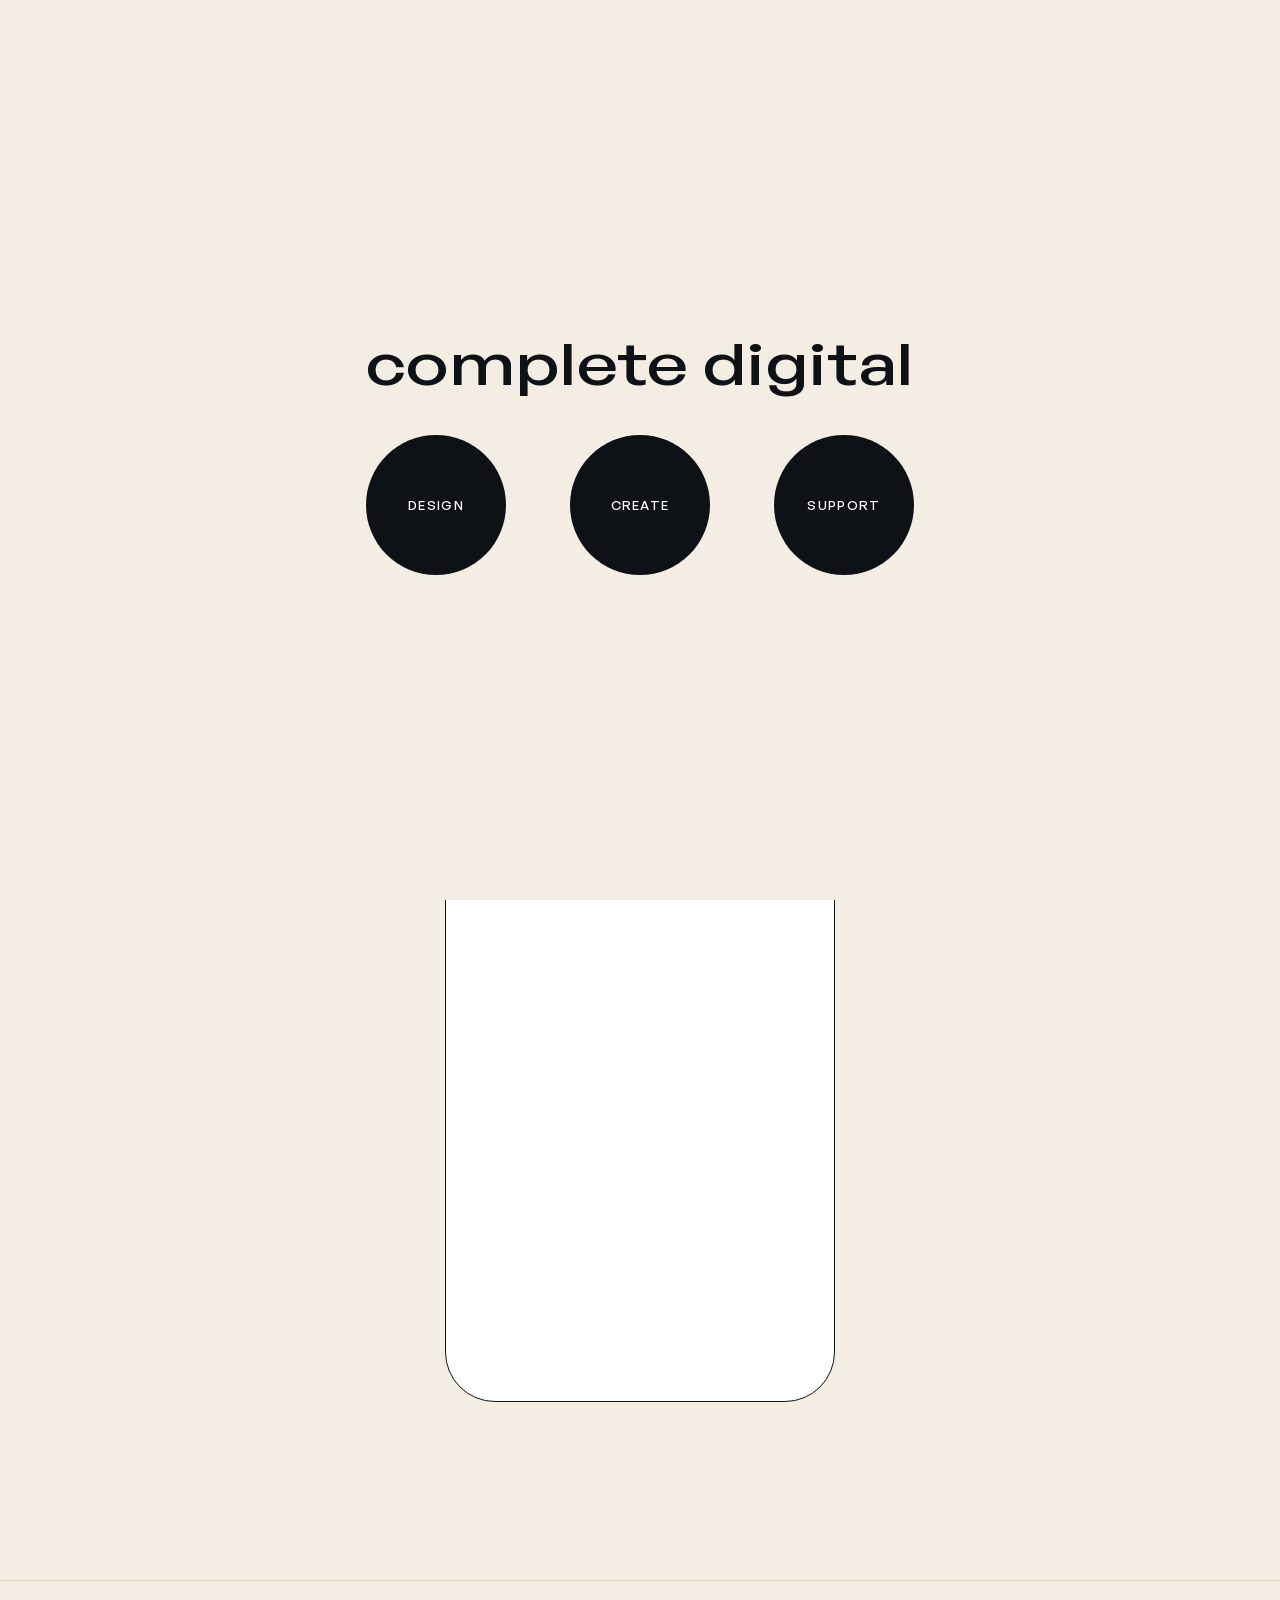
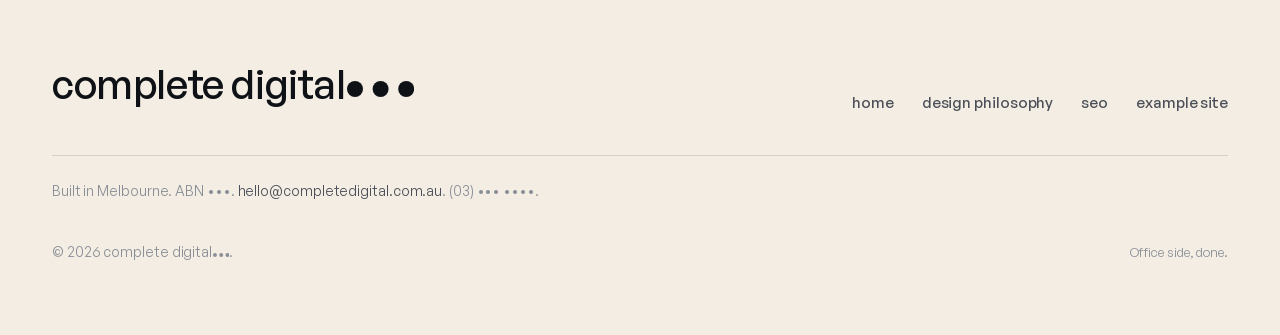
<file: example/index.html>
<!DOCTYPE html>
<html lang="en-AU">
<head>
<meta charset="UTF-8">
<meta name="viewport" content="width=device-width, initial-scale=1">
<title>complete digital••• — example site</title>
<meta name="description" content="See what a complete digital••• site looks like on the phone your customers actually use.">
<meta name="theme-color" content="#FFFFFF">
<link rel="icon" href="../favicon.svg" type="image/svg+xml">
<link rel="preload" href="../fonts/general-sans-400.woff2" as="font" type="font/woff2" crossorigin>
<link rel="preload" href="../fonts/general-sans-500.woff2" as="font" type="font/woff2" crossorigin>
<link rel="preload" href="../fonts/fraunces-latin.woff2" as="font" type="font/woff2" crossorigin>
<link rel="stylesheet" href="../styles.css">
<script>if(sessionStorage.getItem('cd_loaded'))document.documentElement.classList.add('loader-done');</script>
<noscript><style>#loader{display:none}</style></noscript>
</head>
<body>

<div id="loader" aria-hidden="true" aria-label="Loading">
  <div class="loader__inner">
    <svg class="loader__wm" width="548" height="78" viewBox="0 0 548 78" aria-label="complete digital">
      <text x="0" y="60"
            font-family="'General Sans', system-ui, sans-serif"
            font-weight="500"
            font-size="58"
            fill="currentColor"
            textLength="548"
            lengthAdjust="spacingAndGlyphs">complete digital</text>
    </svg>
    <div class="loader__dots">
      <div class="loader__dot"><span class="loader__dot-label">Design</span></div>
      <div class="loader__dot"><span class="loader__dot-label">Create</span></div>
      <div class="loader__dot"><span class="loader__dot-label">Support</span></div>
    </div>
  </div>
</div>

<nav class="nav" aria-label="Primary">
  <div class="nav__inner">
    <a class="logo" href="../" aria-label="complete digital, home">
      <span class="logo__words">complete digital</span><span class="logo__dots">
        <svg class="dots" viewBox="0 0 8.4 2" aria-hidden="true" focusable="false"><circle cx="1" cy="1" r="1"/><circle cx="4.2" cy="1" r="1"/><circle cx="7.4" cy="1" r="1"/></svg>
      </span>
    </a>
    <div class="nav__links">
      <a href="../">home</a>
      <a href="../design-philosophy/">design philosophy</a>
      <a href="../seo/">seo</a>
      <a href="../example/" aria-current="page">example site</a>
    </div>
    <div class="nav__actions">
      <span class="nav__tel" aria-label="Phone, placeholder">
        <svg class="ico-phone" viewBox="0 0 24 24" aria-hidden="true" focusable="false"><path d="M6.5 3.5h3l1.4 4-2 1.3a11 11 0 0 0 5 5l1.3-2 4 1.4v3a2 2 0 0 1-2.2 2A16 16 0 0 1 4.5 5.7 2 2 0 0 1 6.5 3.5Z"/></svg>
        (03) ••• ••••
      </span>
      <a class="btn btn--primary" href="../#book">Book a call</a>
      <button class="nav__burger" aria-label="Open menu" aria-expanded="false">
        <span></span><span></span><span></span>
      </button>
    </div>
  </div>
</nav>

<main>

  <header class="page-hero">
    <div class="container">
      <p class="meta page-hero__meta js-anim">Example.</p>
      <h1 class="page-hero__title js-anim">On the phone, like your customers will.</h1>
    </div>
  </header>

  <!--
    Phone mockup — CSS-drawn, no stock image.
    1.5px stroke, --ink, 50px outer radius, 32px inner screen radius.
    Dynamic Island: small black pill.

    Iframe note: the site embedded here must allow framing (no X-Frame-Options: DENY
    or restrictive Content-Security-Policy: frame-ancestors). For client builds we
    control the server headers and can allow it. Third-party sites may load blank —
    that's a server-side header on their end, not a code bug.
  -->
  <section class="example-stage">
    <div class="phone" role="img" aria-label="Phone mockup showing a client site">
      <div class="phone__island" aria-hidden="true"></div>
      <div class="phone__screen">
        <iframe
          src=""
          data-src=""
          loading="lazy"
          sandbox="allow-scripts allow-same-origin allow-popups"
          allow="fullscreen"
          title="Client site preview"
        ></iframe>
      </div>
    </div>

    <!-- Caption row: swap in trade type, suburb, and link when site is ready -->
    <p class="phone-caption"></p>
  </section>

</main>

<footer class="footer">
  <div class="container">
    <div class="footer__top">
      <a class="logo logo--lg" href="../" aria-label="complete digital, home">
        <span class="logo__words">complete digital</span><span class="logo__dots">
          <svg class="dots" viewBox="0 0 8.4 2" aria-hidden="true" focusable="false"><circle cx="1" cy="1" r="1"/><circle cx="4.2" cy="1" r="1"/><circle cx="7.4" cy="1" r="1"/></svg>
        </span>
      </a>
      <div class="footer__links">
        <a href="../">home</a>
        <a href="../design-philosophy/">design philosophy</a>
        <a href="../seo/">seo</a>
        <a href="../example/">example site</a>
      </div>
    </div>
    <div class="footer__meta">
      <p>Built in Melbourne. ABN •••. <a href="mailto:hello@completedigital.com.au">hello@completedigital.com.au</a>. (03) ••• ••••.</p>
    </div>
    <div class="footer__legal">
      <p class="footer__copy">© 2026 complete digital<span class="dots-inline dots-inline--sm"><svg class="dots" viewBox="0 0 8.4 2" aria-hidden="true" focusable="false"><circle cx="1" cy="1" r="1"/><circle cx="4.2" cy="1" r="1"/><circle cx="7.4" cy="1" r="1"/></svg></span>.</p>
      <p class="footer__fine">Office side, done.</p>
    </div>
  </div>
</footer>

<script src="../main.js"></script>
</body>
</html>
</file>
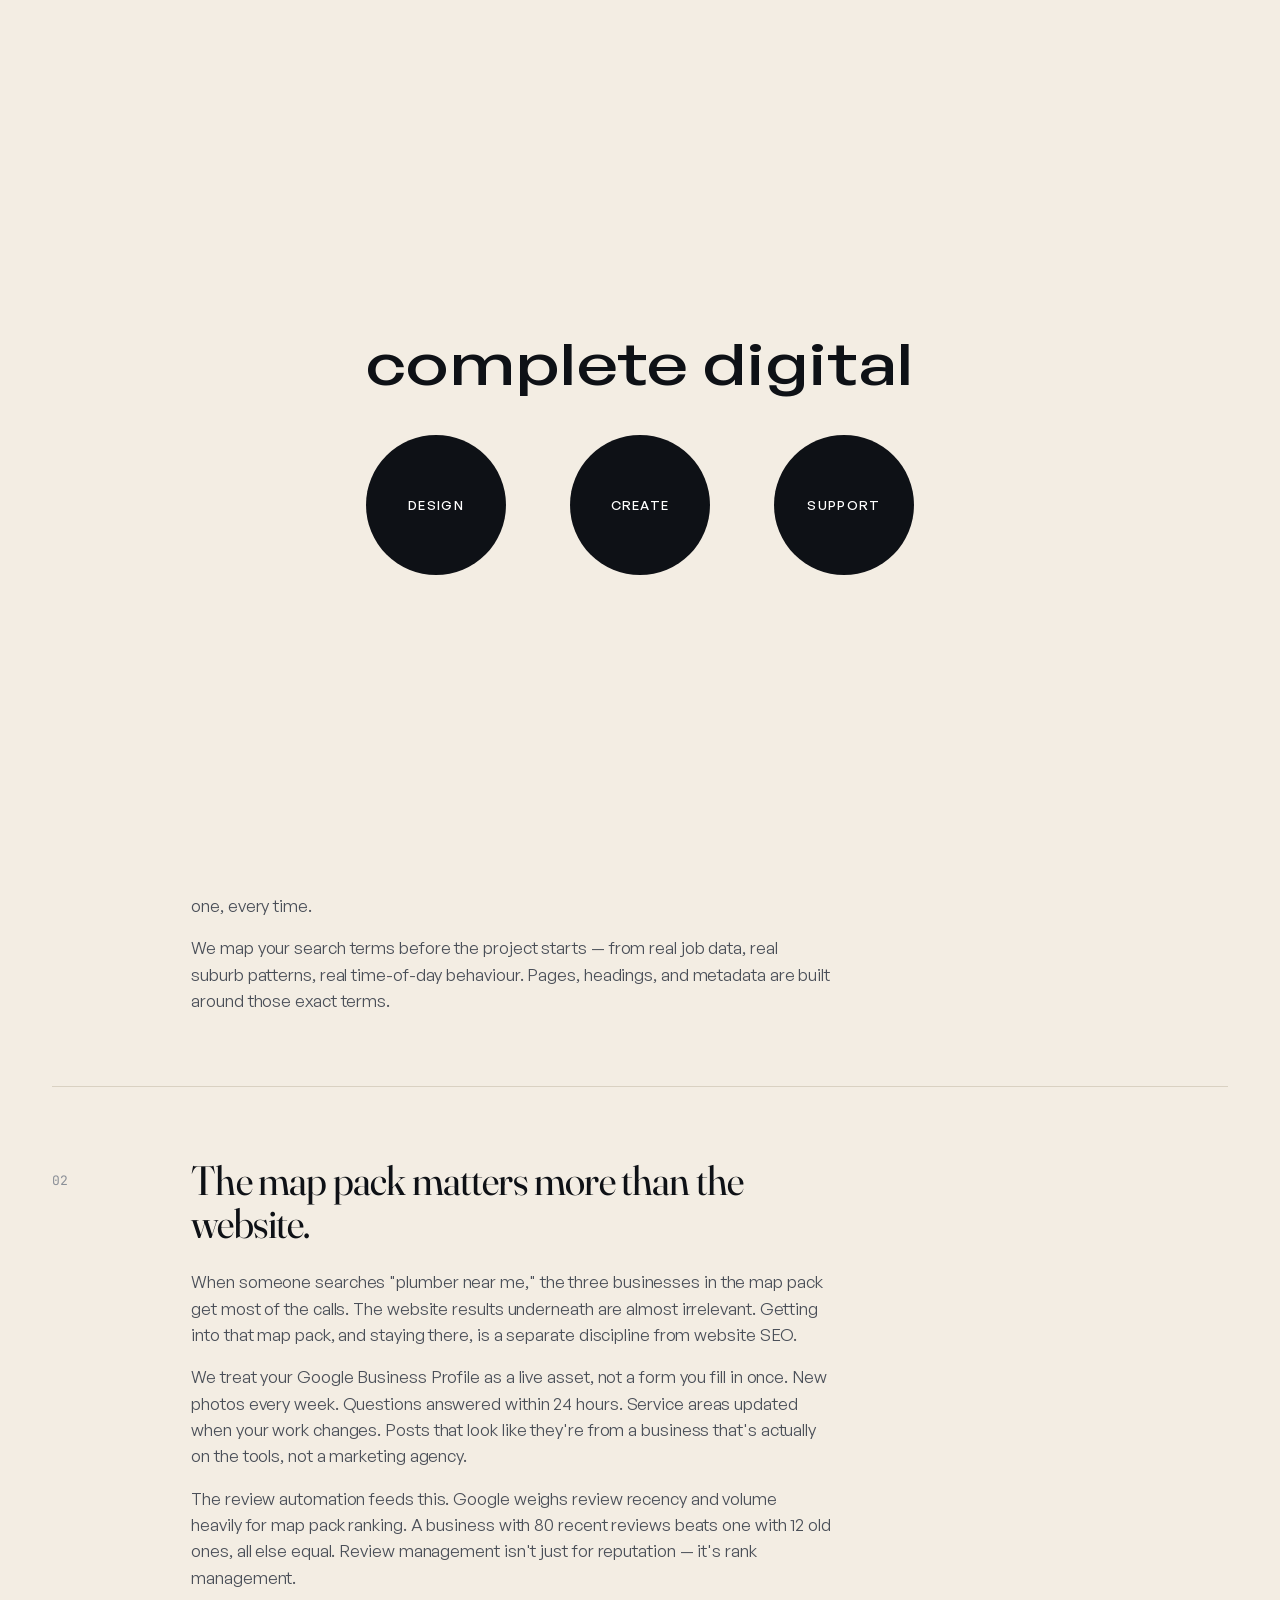
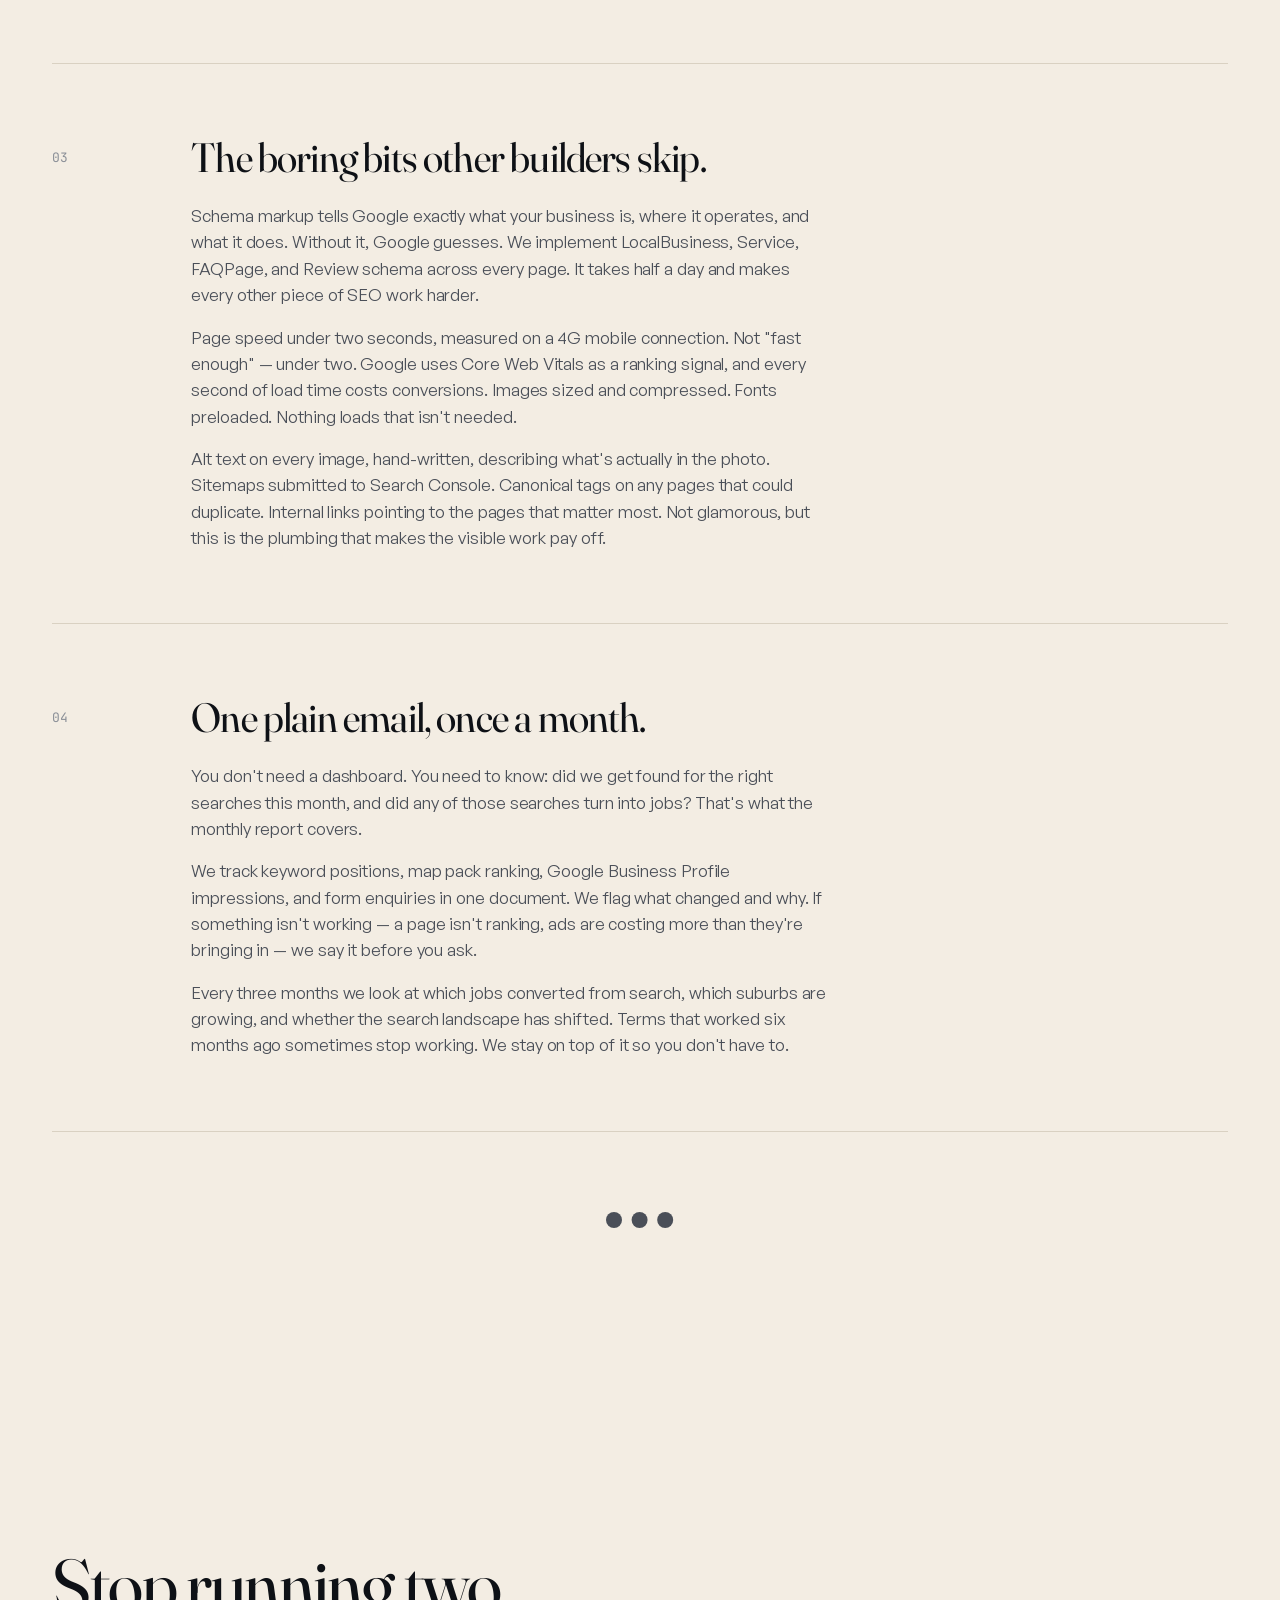
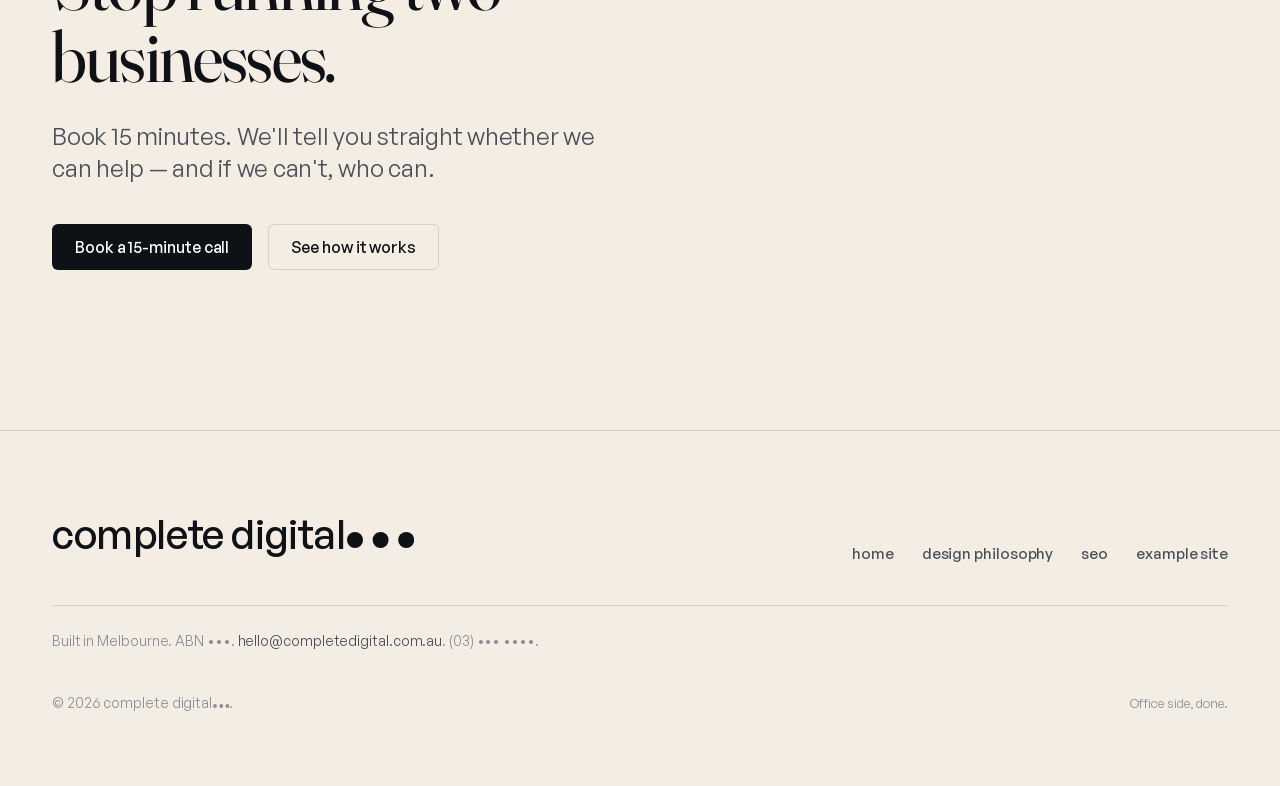
<file: seo/index.html>
<!DOCTYPE html>
<html lang="en-AU">
<head>
<meta charset="UTF-8">
<meta name="viewport" content="width=device-width, initial-scale=1">
<title>complete digital••• — SEO for tradies</title>
<meta name="description" content="Local SEO that chases intent-heavy searches, not vanity rankings. Map pack management, technical foundations, and plain monthly reporting.">
<meta name="theme-color" content="#FFFFFF">
<link rel="icon" href="../favicon.svg" type="image/svg+xml">
<meta property="og:title" content="SEO for tradies — complete digital•••">
<meta property="og:description" content="We don't chase 'tradie' rankings. We chase 'plumber Brighton emergency Sunday.'">
<link rel="preload" href="../fonts/general-sans-400.woff2" as="font" type="font/woff2" crossorigin>
<link rel="preload" href="../fonts/general-sans-500.woff2" as="font" type="font/woff2" crossorigin>
<link rel="preload" href="../fonts/fraunces-latin.woff2" as="font" type="font/woff2" crossorigin>
<link rel="stylesheet" href="../styles.css">
<script>if(sessionStorage.getItem('cd_loaded'))document.documentElement.classList.add('loader-done');</script>
<noscript><style>#loader{display:none}</style></noscript>
</head>
<body>

<div id="loader" aria-hidden="true" aria-label="Loading">
  <div class="loader__inner">
    <svg class="loader__wm" width="548" height="78" viewBox="0 0 548 78" aria-label="complete digital">
      <text x="0" y="60"
            font-family="'General Sans', system-ui, sans-serif"
            font-weight="500"
            font-size="58"
            fill="currentColor"
            textLength="548"
            lengthAdjust="spacingAndGlyphs">complete digital</text>
    </svg>
    <div class="loader__dots">
      <div class="loader__dot"><span class="loader__dot-label">Design</span></div>
      <div class="loader__dot"><span class="loader__dot-label">Create</span></div>
      <div class="loader__dot"><span class="loader__dot-label">Support</span></div>
    </div>
  </div>
</div>

<nav class="nav" aria-label="Primary">
  <div class="nav__inner">
    <a class="logo" href="../" aria-label="complete digital, home">
      <span class="logo__words">complete digital</span><span class="logo__dots">
        <svg class="dots" viewBox="0 0 8.4 2" aria-hidden="true" focusable="false"><circle cx="1" cy="1" r="1"/><circle cx="4.2" cy="1" r="1"/><circle cx="7.4" cy="1" r="1"/></svg>
      </span>
    </a>
    <div class="nav__links">
      <a href="../">home</a>
      <a href="../design-philosophy/">design philosophy</a>
      <a href="../seo/" aria-current="page">seo</a>
      <a href="../example/">example site</a>
    </div>
    <div class="nav__actions">
      <span class="nav__tel" aria-label="Phone, placeholder">
        <svg class="ico-phone" viewBox="0 0 24 24" aria-hidden="true" focusable="false"><path d="M6.5 3.5h3l1.4 4-2 1.3a11 11 0 0 0 5 5l1.3-2 4 1.4v3a2 2 0 0 1-2.2 2A16 16 0 0 1 4.5 5.7 2 2 0 0 1 6.5 3.5Z"/></svg>
        (03) ••• ••••
      </span>
      <a class="btn btn--primary" href="../#book">Book a call</a>
      <button class="nav__burger" aria-label="Open menu" aria-expanded="false">
        <span></span><span></span><span></span>
      </button>
    </div>
  </div>
</nav>

<main>

  <header class="page-hero">
    <div class="container">
      <p class="meta page-hero__meta js-anim">SEO.</p>
      <h1 class="page-hero__title js-anim">Get found by people about to call someone.</h1>
      <p class="page-hero__sub lead js-anim">We don't chase "tradie" rankings. We chase "plumber Brighton emergency Sunday" — the searches with a wallet behind them.</p>
    </div>
  </header>

  <section class="section" style="padding-top:0">
    <div class="container">
      <div class="seo-sections">

        <div class="seo-item">
          <span class="seo-item__num">01</span>
          <div class="seo-item__content">
            <h2 class="seo-item__title">We target intent, not volume.</h2>
            <div class="seo-item__body">
              <p>"Tradie" gets searched thousands of times a day. It's also searched by students writing a report, journalists writing an article, and backpackers looking for work. Ranking for it costs a fortune and books nothing.</p>
              <p>We target "electrician Ballarat switchboard upgrade" or "emergency plumber Carnegie Saturday." The person typing that has a problem right now and a phone in their hand. Ranking first for thirty searches like those beats ranking fourth for one big one, every time.</p>
              <p>We map your search terms before the project starts — from real job data, real suburb patterns, real time-of-day behaviour. Pages, headings, and metadata are built around those exact terms.</p>
            </div>
          </div>
        </div>

        <div class="seo-item">
          <span class="seo-item__num">02</span>
          <div class="seo-item__content">
            <h2 class="seo-item__title">The map pack matters more than the website.</h2>
            <div class="seo-item__body">
              <p>When someone searches "plumber near me," the three businesses in the map pack get most of the calls. The website results underneath are almost irrelevant. Getting into that map pack, and staying there, is a separate discipline from website SEO.</p>
              <p>We treat your Google Business Profile as a live asset, not a form you fill in once. New photos every week. Questions answered within 24 hours. Service areas updated when your work changes. Posts that look like they're from a business that's actually on the tools, not a marketing agency.</p>
              <p>The review automation feeds this. Google weighs review recency and volume heavily for map pack ranking. A business with 80 recent reviews beats one with 12 old ones, all else equal. Review management isn't just for reputation — it's rank management.</p>
            </div>
          </div>
        </div>

        <div class="seo-item">
          <span class="seo-item__num">03</span>
          <div class="seo-item__content">
            <h2 class="seo-item__title">The boring bits other builders skip.</h2>
            <div class="seo-item__body">
              <p>Schema markup tells Google exactly what your business is, where it operates, and what it does. Without it, Google guesses. We implement LocalBusiness, Service, FAQPage, and Review schema across every page. It takes half a day and makes every other piece of SEO work harder.</p>
              <p>Page speed under two seconds, measured on a 4G mobile connection. Not "fast enough" — under two. Google uses Core Web Vitals as a ranking signal, and every second of load time costs conversions. Images sized and compressed. Fonts preloaded. Nothing loads that isn't needed.</p>
              <p>Alt text on every image, hand-written, describing what's actually in the photo. Sitemaps submitted to Search Console. Canonical tags on any pages that could duplicate. Internal links pointing to the pages that matter most. Not glamorous, but this is the plumbing that makes the visible work pay off.</p>
            </div>
          </div>
        </div>

        <div class="seo-item">
          <span class="seo-item__num">04</span>
          <div class="seo-item__content">
            <h2 class="seo-item__title">One plain email, once a month.</h2>
            <div class="seo-item__body">
              <p>You don't need a dashboard. You need to know: did we get found for the right searches this month, and did any of those searches turn into jobs? That's what the monthly report covers.</p>
              <p>We track keyword positions, map pack ranking, Google Business Profile impressions, and form enquiries in one document. We flag what changed and why. If something isn't working — a page isn't ranking, ads are costing more than they're bringing in — we say it before you ask.</p>
              <p>Every three months we look at which jobs converted from search, which suburbs are growing, and whether the search landscape has shifted. Terms that worked six months ago sometimes stop working. We stay on top of it so you don't have to.</p>
            </div>
          </div>
        </div>

      </div>
      <div class="terminator"><svg class="dots" viewBox="0 0 8.4 2" aria-hidden="true" focusable="false"><circle cx="1" cy="1" r="1"/><circle cx="4.2" cy="1" r="1"/><circle cx="7.4" cy="1" r="1"/></svg></div>
    </div>
  </section>

  <section class="section final" id="book">
    <div class="container">
      <h2 class="final__title">Stop running two businesses.</h2>
      <p class="final__body lead">Book 15 minutes. We'll tell you straight whether we can help — and if we can't, who can.</p>
      <div class="final__ctas">
        <a class="btn btn--primary" href="../#book">Book a 15-minute call</a>
        <a class="btn btn--secondary" href="../#how">See how it works</a>
      </div>
    </div>
  </section>

</main>

<footer class="footer">
  <div class="container">
    <div class="footer__top">
      <a class="logo logo--lg" href="../" aria-label="complete digital, home">
        <span class="logo__words">complete digital</span><span class="logo__dots">
          <svg class="dots" viewBox="0 0 8.4 2" aria-hidden="true" focusable="false"><circle cx="1" cy="1" r="1"/><circle cx="4.2" cy="1" r="1"/><circle cx="7.4" cy="1" r="1"/></svg>
        </span>
      </a>
      <div class="footer__links">
        <a href="../">home</a>
        <a href="../design-philosophy/">design philosophy</a>
        <a href="../seo/">seo</a>
        <a href="../example/">example site</a>
      </div>
    </div>
    <div class="footer__meta">
      <p>Built in Melbourne. ABN •••. <a href="mailto:hello@completedigital.com.au">hello@completedigital.com.au</a>. (03) ••• ••••.</p>
    </div>
    <div class="footer__legal">
      <p class="footer__copy">© 2026 complete digital<span class="dots-inline dots-inline--sm"><svg class="dots" viewBox="0 0 8.4 2" aria-hidden="true" focusable="false"><circle cx="1" cy="1" r="1"/><circle cx="4.2" cy="1" r="1"/><circle cx="7.4" cy="1" r="1"/></svg></span>.</p>
      <p class="footer__fine">Office side, done.</p>
    </div>
  </div>
</footer>

<script src="../main.js"></script>
</body>
</html>
</file>
<file: styles.css>
/* ============================================================
   complete digital••• — stylesheet
   Near-greyscale, one clay accent, editorial serif + modern sans.
   ============================================================ */

/* ---------- Fonts (self-hosted, latin) ---------- */
@font-face {
  font-family: 'General Sans';
  src: url('fonts/general-sans-400.woff2') format('woff2');
  font-weight: 400; font-style: normal; font-display: swap;
}
@font-face {
  font-family: 'General Sans';
  src: url('fonts/general-sans-500.woff2') format('woff2');
  font-weight: 500; font-style: normal; font-display: swap;
}
@font-face {
  font-family: 'General Sans';
  src: url('fonts/general-sans-600.woff2') format('woff2');
  font-weight: 600; font-style: normal; font-display: swap;
}
@font-face {
  font-family: 'Fraunces';
  src: url('fonts/fraunces-latin.woff2') format('woff2');
  font-weight: 400 500; font-style: normal; font-display: swap;
}
@font-face {
  font-family: 'JetBrains Mono';
  src: url('fonts/jetbrains-mono-latin.woff2') format('woff2');
  font-weight: 400; font-style: normal; font-display: swap;
}

/* ---------- Tokens ---------- */
:root {
  --bg: #F3EDE3;
  --bg-warm: #EAE2D5;
  --ink: #0E1116;
  --ink-2: #4A4F58;
  --ink-3: #8A8F97;
  --rule: #D9D1C2;
  --accent: #C2410C;

  --serif: 'Fraunces', Georgia, 'Times New Roman', serif;
  --sans: 'General Sans', system-ui, sans-serif;
  --mono: 'JetBrains Mono', ui-monospace, monospace;

  --maxw: 1240px;
  --pad: 32px;
  --gap: 24px;
  --rhythm: 160px;

  --ease: cubic-bezier(0.2, 0.0, 0.0, 1.0);
}

/* ---------- Reset ---------- */
*, *::before, *::after { box-sizing: border-box; }
html { -webkit-text-size-adjust: 100%; scroll-behavior: smooth; }
body {
  margin: 0;
  background: var(--bg);
  color: var(--ink);
  font-family: var(--sans);
  font-size: 17px;
  line-height: 1.55;
  font-weight: 400;
  letter-spacing: -0.005em;
  -webkit-font-smoothing: antialiased;
  text-rendering: optimizeLegibility;
  padding-top: 72px; /* fixed nav */
}
@media (prefers-reduced-motion: reduce) {
  html { scroll-behavior: auto; }
}
h1, h2, h3, p, dl, dd, dt, figure, ol, ul { margin: 0; }
ol, ul { padding: 0; list-style: none; }
a { color: inherit; text-decoration: none; }
svg { display: block; }
:focus-visible { outline: 2px solid var(--ink); outline-offset: 2px; border-radius: 1px; }

/* ---------- Layout ---------- */
.container {
  max-width: var(--maxw);
  margin: 0 auto;
  padding: 0 var(--pad);
}
.section { padding-block: var(--rhythm); }
.section + .section { padding-top: var(--rhythm); }

/* Full-bleed warm sections sit edge to edge */
.section--warm { background: var(--bg-warm); }

/* ---------- The dots motif ---------- */
.dots {
  height: 0.34em;
  width: auto;
  fill: currentColor;
  display: inline-block;
  vertical-align: 0.04em;       /* raised ~10% so they read as discs */
}
.dots-inline { white-space: nowrap; }
.dots-inline .dots { margin-left: 0.06em; }
.dots-inline--sm .dots { height: 0.28em; }

/* ---------- Typography helpers ---------- */
.meta, .caption {
  font-family: var(--sans);
  font-size: 13px;
  font-weight: 500;
  text-transform: uppercase;
  letter-spacing: 0.08em;
  color: var(--ink-3);
  margin: 0;
}
.caption { color: var(--ink-2); }
.lead {
  font-size: 24px;
  line-height: 1.35;
  font-weight: 400;
  color: var(--ink-2);
  letter-spacing: -0.01em;
}

/* ---------- Buttons ---------- */
.btn {
  position: relative;
  display: inline-flex;
  align-items: center;
  gap: 8px;
  font-family: var(--sans);
  font-size: 16px;
  font-weight: 500;
  line-height: 1;
  letter-spacing: -0.005em;
  padding: 14px 22px;
  border-radius: 6px;
  border: 1px solid transparent;
  cursor: pointer;
  transition: opacity 0.15s var(--ease);
}
.btn--primary { background: var(--ink); color: #fff; }
.btn--secondary { background: transparent; color: var(--ink); border-color: var(--rule); }
.btn--primary::after {
  content: "";
  position: absolute;
  left: 50%;
  bottom: -8px;
  width: 5px; height: 5px;
  margin-left: -2.5px;
  border-radius: 50%;
  background: var(--accent);
  opacity: 0;
  transition: opacity 0.15s var(--ease);
}
.btn--primary:hover::after { opacity: 1; }
.btn--secondary:hover { border-color: var(--ink); }

/* ---------- Nav ---------- */
.nav {
  position: fixed;
  top: 0; left: 0; right: 0;
  height: 72px;
  background: var(--bg);
  border-bottom: 1px solid var(--rule);
  z-index: 100;
  transition: box-shadow 0.2s var(--ease);
}
.nav.is-scrolled { box-shadow: 0 1px 0 rgba(14,17,22,0.06); }
.nav__inner {
  max-width: var(--maxw);
  margin: 0 auto;
  height: 100%;
  padding: 0 var(--pad);
  display: flex;
  align-items: center;
  justify-content: space-between;
  gap: 32px;
}
.nav__links { display: flex; gap: 28px; }
.nav__links a {
  font-size: 15px;
  font-weight: 500;
  color: var(--ink-2);
  position: relative;
  padding: 4px 0;
}
.nav__links a::after {
  content: "";
  position: absolute;
  left: 0; right: 0; bottom: 0;
  height: 1px;
  background: var(--ink);
  transform: scaleX(0);
  transform-origin: left;
  transition: transform 0.18s var(--ease);
}
.nav__links a:hover { color: var(--ink); }
.nav__links a:hover::after { transform: scaleX(1); }

.nav__actions { display: flex; align-items: center; gap: 20px; }

.nav__burger {
  display: none;
  background: none;
  border: none;
  cursor: pointer;
  padding: 8px;
  margin-right: -8px;
  flex-direction: column;
  gap: 5px;
  align-items: center;
  justify-content: center;
}
.nav__burger span {
  display: block;
  width: 22px;
  height: 1.5px;
  background: var(--ink);
  transition: transform 0.22s var(--ease), opacity 0.22s var(--ease);
}
.nav__burger[aria-expanded="true"] span:nth-child(1) { transform: translateY(6.5px) rotate(45deg); }
.nav__burger[aria-expanded="true"] span:nth-child(2) { opacity: 0; transform: scaleX(0); }
.nav__burger[aria-expanded="true"] span:nth-child(3) { transform: translateY(-6.5px) rotate(-45deg); }
.nav__tel {
  display: inline-flex;
  align-items: center;
  gap: 8px;
  font-size: 15px;
  font-weight: 500;
  color: var(--ink-2);
  white-space: nowrap;
}
.ico-phone {
  width: 14px; height: 14px;
  fill: none;
  stroke: currentColor;
  stroke-width: 1.5;
  stroke-linejoin: round;
}

/* ---------- Logo ---------- */
.logo {
  display: inline-flex;
  align-items: baseline;
  font-family: var(--sans);
  font-size: 18px;
  color: var(--ink);
  letter-spacing: -0.01em;
}
.logo__words { font-weight: 500; }
.logo__dots { font-weight: 600; }
.logo__dots .dots { height: 0.4em; margin-left: 0.04em; }
.logo--lg { font-size: 40px; }

/* ---------- Hero ---------- */
.hero { padding-top: 120px; padding-bottom: var(--rhythm); }
.hero__meta { margin-bottom: 28px; }
.hero__title {
  font-family: var(--serif);
  font-weight: 400;
  font-variation-settings: "opsz" 144;
  font-size: clamp(44px, 7.6vw, 96px);
  line-height: 0.98;
  letter-spacing: -0.025em;
  color: var(--ink);
  max-width: 14ch;
  margin-bottom: 32px;
}
.hero__title .dots { height: 0.3em; vertical-align: 0.02em; }
.u-accent {
  text-decoration: underline;
  text-decoration-color: var(--accent);
  text-decoration-thickness: 0.045em;
  text-underline-offset: 0.12em;
}
.hero__sub { max-width: 620px; margin-bottom: 40px; }
.hero__ctas { display: flex; gap: 16px; flex-wrap: wrap; margin-bottom: 28px; }
.hero__guarantee {
  font-size: 14px;
  color: var(--ink-3);
  max-width: 560px;
  margin: 0;
}

/* ---------- Section heads (asymmetric) ---------- */
.sec-head {
  display: grid;
  grid-template-columns: 1fr 9fr;
  gap: var(--gap);
  margin-bottom: 64px;
}
.sec-num {
  font-family: var(--mono);
  font-size: 13px;
  font-weight: 400;
  color: var(--ink-3);
  padding-top: 14px;
}
.sec-head__body { max-width: 760px; }
.sec-title {
  font-family: var(--serif);
  font-weight: 400;
  font-variation-settings: "opsz" 110;
  font-size: clamp(32px, 4.4vw, 52px);
  line-height: 1.05;
  letter-spacing: -0.02em;
  color: var(--ink);
}
.sec-lead { margin-top: 20px; }
.sec-support { margin-top: 24px; color: var(--ink-2); max-width: 620px; }
.sec-foot { margin-top: 48px; font-size: 14px; color: var(--ink-3); }

/* ---------- 02 Steps ---------- */
.steps {
  display: grid;
  grid-template-columns: repeat(3, 1fr);
  gap: 56px var(--gap);
}
.step__num {
  font-family: var(--mono);
  font-size: 13px;
  color: var(--ink-3);
  display: block;
  margin-bottom: 20px;
}
.step__ico {
  width: 44px; height: 44px;
  fill: none;
  stroke: var(--ink);
  stroke-width: 1.5;
  stroke-linecap: round;
  stroke-linejoin: round;
  margin-bottom: 24px;
}
.step__title {
  font-family: var(--sans);
  font-size: 18px;
  font-weight: 600;
  letter-spacing: -0.01em;
  margin-bottom: 10px;
}
.step__body { color: var(--ink-2); max-width: 34ch; }

/* ---------- 03 Services ---------- */
.services {
  display: grid;
  grid-template-columns: repeat(3, 1fr);
  gap: 48px var(--gap);
}
.services__col .caption { margin-bottom: 24px; }
.svc-list dt {
  font-weight: 500;
  color: var(--ink);
  margin-top: 24px;
}
.svc-list dt:first-of-type { margin-top: 0; }
.svc-list dd {
  color: var(--ink-2);
  font-size: 16px;
  line-height: 1.5;
  margin-top: 2px;
}

/* ---------- 04 Reviews ---------- */
.section--reviews .lead { max-width: 720px; }

/* ---------- 05 Guarantee ---------- */
.guarantee { background: var(--bg-warm); }
.guarantee__inner {
  display: flex;
  flex-direction: column;
  align-items: center;
  text-align: center;
}
.guarantee__strip {
  width: 24px;
  height: 2px;
  background: var(--accent);
  margin-bottom: 16px;
}
.guarantee__title {
  font-family: var(--serif);
  font-weight: 400;
  font-variation-settings: "opsz" 110;
  font-size: clamp(32px, 4.4vw, 52px);
  line-height: 1.05;
  letter-spacing: -0.02em;
  max-width: 18ch;
}
.guarantee__body {
  font-size: 22px;
  line-height: 1.4;
  color: var(--ink-2);
  max-width: 620px;
  margin-top: 28px;
}
.guarantee__foot {
  font-size: 14px;
  color: var(--ink-3);
  max-width: 560px;
  margin-top: 32px;
}

/* ---------- 06 FAQ ---------- */
.faq { border-top: 1px solid var(--rule); max-width: 880px; }
.faq__item { border-bottom: 1px solid var(--rule); }
.faq__item summary {
  list-style: none;
  cursor: pointer;
  display: flex;
  align-items: center;
  justify-content: space-between;
  gap: 24px;
  padding: 28px 0;
  font-size: 20px;
  font-weight: 500;
  letter-spacing: -0.01em;
  color: var(--ink);
}
.faq__item summary::-webkit-details-marker { display: none; }
.faq__mark {
  position: relative;
  flex: none;
  width: 14px; height: 14px;
}
.faq__mark::before, .faq__mark::after {
  content: "";
  position: absolute;
  background: var(--ink-2);
  transition: opacity 0.15s var(--ease);
}
.faq__mark::before { top: 6.5px; left: 0; width: 14px; height: 1px; }
.faq__mark::after { left: 6.5px; top: 0; width: 1px; height: 14px; }
.faq__item[open] .faq__mark::after { opacity: 0; }
.faq__item p {
  color: var(--ink-2);
  max-width: 64ch;
  padding-bottom: 28px;
  margin-top: -6px;
}

/* ---------- 08 Final ---------- */
.final__title {
  font-family: var(--serif);
  font-weight: 400;
  font-variation-settings: "opsz" 120;
  font-size: clamp(40px, 6vw, 72px);
  line-height: 1.0;
  letter-spacing: -0.025em;
  max-width: 16ch;
}
.final__body { max-width: 560px; margin-top: 28px; }
.final__ctas { display: flex; gap: 16px; flex-wrap: wrap; margin-top: 40px; }

/* ---------- Section terminator ---------- */
.terminator {
  margin-top: 80px;
  color: var(--ink-2);
  display: flex;
  justify-content: center;
}
.terminator--left { justify-content: flex-start; }
.terminator .dots { height: 16px; }

/* ---------- Footer ---------- */
.footer {
  border-top: 1px solid var(--rule);
  padding-block: 72px;
}
.footer__top {
  display: flex;
  align-items: flex-end;
  justify-content: space-between;
  gap: 32px;
  flex-wrap: wrap;
}
.footer__links { display: flex; gap: 28px; }
.footer__links a { font-size: 15px; font-weight: 500; color: var(--ink-2); }
.footer__links a:hover { color: var(--ink); }
.footer__meta {
  border-top: 1px solid var(--rule);
  margin-top: 40px;
  padding-top: 24px;
}
.footer__meta p { font-size: 14px; color: var(--ink-3); }
.footer__meta a { color: var(--ink-2); }
.footer__meta a:hover { color: var(--ink); text-decoration: underline; text-underline-offset: 3px; }
.footer__legal {
  display: flex;
  justify-content: space-between;
  align-items: baseline;
  gap: 24px;
  margin-top: 40px;
}
.footer__copy { font-size: 14px; color: var(--ink-3); }
.footer__fine { font-size: 13px; color: var(--ink-3); }

/* ---------- Hero intro animation (once per session) ---------- */
body.intro .hero .js-anim {
  opacity: 0;
  transform: translateY(8px);
}
body.intro.is-in .hero .js-anim {
  opacity: 1;
  transform: none;
  transition: opacity 0.4s var(--ease), transform 0.4s var(--ease);
}
body.intro.is-in .hero__sub { transition-delay: 0.08s; }
body.intro.is-in .hero__ctas { transition-delay: 0.16s; }
body.intro.is-in .hero__guarantee { transition-delay: 0.24s; }
@media (prefers-reduced-motion: reduce) {
  body.intro .hero .js-anim { opacity: 1; transform: none; }
}

/* ============================================================
   Mobile — single reflow at 768px
   ============================================================ */
@media (max-width: 768px) {
  :root { --pad: 20px; --rhythm: 96px; }
  body { padding-top: 64px; font-size: 16px; }

  .nav { height: 64px; }
  .nav__tel { display: none; }
  .nav__burger { display: flex; }
  .nav__links {
    position: fixed;
    top: 64px; left: 0; right: 0;
    flex-direction: column;
    background: var(--bg);
    border-bottom: 1px solid var(--rule);
    padding: 8px var(--pad) 24px;
    gap: 0;
    z-index: 99;
    opacity: 0;
    pointer-events: none;
    transform: translateY(-8px);
    transition: opacity 0.22s var(--ease), transform 0.22s var(--ease);
  }
  .nav__links.is-open {
    opacity: 1;
    pointer-events: auto;
    transform: translateY(0);
  }
  .nav__links a {
    padding: 14px 0;
    border-bottom: 1px solid var(--rule);
    font-size: 17px;
  }
  .nav__links a:last-child { border-bottom: none; }
  .nav__links a::after { display: none; }

  .hero { padding-top: 72px; }
  .hero__meta { margin-bottom: 20px; }
  .hero__title { font-size: clamp(44px, 11vw, 52px); margin-bottom: 24px; }
  .hero__sub { font-size: 20px; margin-bottom: 32px; }

  .sec-head {
    grid-template-columns: 1fr;
    gap: 12px;
    margin-bottom: 40px;
  }
  .sec-num { padding-top: 0; }
  .lead { font-size: 20px; }

  .steps { grid-template-columns: 1fr; gap: 44px; }
  .step__body { max-width: none; }

  .services { grid-template-columns: 1fr; gap: 40px; }

  .guarantee__body { font-size: 20px; }

  .faq__item summary { font-size: 18px; padding: 22px 0; }

  .footer__top { align-items: flex-start; }
  .logo--lg { font-size: 30px; }
  .footer__legal { flex-direction: column; gap: 8px; }

  .terminator { margin-top: 56px; }
}

@media (max-width: 768px) and (min-width: 0px) {
  .final__ctas .btn, .hero__ctas .btn { flex: 1 1 auto; justify-content: center; }
}

/* ============================================================
   Multi-page additions
   ============================================================ */

/* ---------- Active nav link (2px accent, always visible) ---------- */
.nav__links a[aria-current="page"] { color: var(--ink); }
.nav__links a[aria-current="page"]::after {
  height: 2px;
  background: var(--accent);
  transform: scaleX(1);
  transition: none;
}

/* ---------- Inner-page hero (compact) ---------- */
.page-hero { padding-top: 96px; padding-bottom: 96px; }
.page-hero__meta { margin-bottom: 20px; }
.page-hero__title {
  font-family: var(--serif);
  font-weight: 400;
  font-variation-settings: "opsz" 120;
  font-size: clamp(40px, 6vw, 80px);
  line-height: 1.0;
  letter-spacing: -0.025em;
  color: var(--ink);
  margin-bottom: 24px;
  max-width: 16ch;
}
.page-hero__sub { max-width: 620px; color: var(--ink-2); }

/* ---------- Design philosophy — grid ---------- */
.dp-layout {
  display: grid;
  grid-template-columns: 180px 1fr;
  gap: 80px;
  align-items: start;
}
.dp-sidenav {
  position: sticky;
  top: calc(72px + 48px);
}
.dp-navitem {
  display: block;
  font-family: var(--mono);
  font-size: 13px;
  color: var(--ink-3);
  padding: 8px 0 8px 16px;
  border-left: 2px solid transparent;
  line-height: 1.4;
  text-decoration: none;
  transition: color 0.15s var(--ease), border-color 0.15s var(--ease);
}
.dp-navitem.is-active { color: var(--ink); border-left-color: var(--ink); }
.dp-navitem:hover { color: var(--ink-2); }

/* ---------- Design philosophy — steps ---------- */
.dp-step {
  padding-block: 80px;
  border-top: 1px solid var(--rule);
}
.dp-step:first-child { border-top: none; padding-top: 0; }
.dp-step__num {
  display: block;
  font-family: var(--mono);
  font-size: 13px;
  color: var(--ink-3);
  margin-bottom: 16px;
}
.dp-step__title {
  font-family: var(--serif);
  font-weight: 400;
  font-variation-settings: "opsz" 100;
  font-size: clamp(28px, 3.2vw, 42px);
  line-height: 1.05;
  letter-spacing: -0.02em;
  color: var(--ink);
  margin-bottom: 28px;
  max-width: 22ch;
}
.dp-step__body p { color: var(--ink-2); max-width: 64ch; }
.dp-step__body p + p { margin-top: 18px; }

/* ---------- Deliverables ---------- */
.dp-deliverables {
  margin-top: 32px;
  padding-top: 24px;
  border-top: 1px solid var(--rule);
}
.dp-deliverables .caption { margin-bottom: 12px; }
.dp-deliverables ul { list-style: none; padding: 0; display: flex; flex-wrap: wrap; gap: 6px 32px; }
.dp-deliverables li {
  font-size: 15px;
  color: var(--ink-2);
  padding-left: 16px;
  position: relative;
}
.dp-deliverables li::before { content: "—"; position: absolute; left: 0; color: var(--ink-3); }

/* ---------- SEO page sections ---------- */
.seo-sections { border-top: 1px solid var(--rule); }
.seo-item {
  display: grid;
  grid-template-columns: 1fr 9fr;
  gap: var(--gap);
  padding-block: 72px;
  border-bottom: 1px solid var(--rule);
}
.seo-item__num {
  font-family: var(--mono);
  font-size: 13px;
  color: var(--ink-3);
  padding-top: 12px;
}
.seo-item__title {
  font-family: var(--serif);
  font-weight: 400;
  font-variation-settings: "opsz" 100;
  font-size: clamp(28px, 3.2vw, 44px);
  line-height: 1.05;
  letter-spacing: -0.02em;
  color: var(--ink);
  margin-bottom: 24px;
  max-width: 24ch;
}
.seo-item__body p { color: var(--ink-2); max-width: 64ch; }
.seo-item__body p + p { margin-top: 16px; }

/* ---------- Example — phone mockup ---------- */
.example-stage {
  padding-block: 120px;
  display: flex;
  flex-direction: column;
  align-items: center;
  gap: 36px;
}
.phone {
  position: relative;
  width: 390px;
  height: 800px;
  border: 1.5px solid var(--ink);
  border-radius: 50px;
  background: #fff;
  overflow: hidden;
  flex: none;
}
.phone__island {
  position: absolute;
  top: 16px;
  left: 50%;
  transform: translateX(-50%);
  width: 120px;
  height: 36px;
  background: var(--ink);
  border-radius: 20px;
  z-index: 2;
}
.phone__screen {
  position: absolute;
  top: 66px;
  left: 0; right: 0; bottom: 0;
  overflow: hidden;
  border-radius: 32px 32px 0 0;
}
.phone__screen iframe {
  width: 100%;
  height: 100%;
  border: none;
  display: block;
}
.phone-caption {
  font-size: 14px;
  color: var(--ink-3);
  text-align: center;
  min-height: 22px;
}

/* ---------- Mobile updates for new pages ---------- */
@media (max-width: 1024px) {
  .dp-layout { grid-template-columns: 160px 1fr; gap: 48px; }
}
@media (max-width: 768px) {
  .page-hero { padding-top: 64px; padding-bottom: 64px; }
  .page-hero__title { font-size: clamp(36px, 9vw, 48px); }
  .page-hero__sub { font-size: 20px; }

  .dp-layout { display: block; }
  .dp-sidenav { display: none; }
  .dp-step { padding-block: 52px; }
  .dp-step__title { font-size: clamp(24px, 6vw, 36px); }

  .seo-item { grid-template-columns: 1fr; gap: 12px; padding-block: 48px; }
  .seo-item__num { padding-top: 0; }
  .seo-item__title { font-size: clamp(24px, 6vw, 36px); }

  .example-stage { padding-block: 80px; }
  .phone { width: calc(100vw - 40px); height: calc((100vw - 40px) * 800 / 390); border-radius: calc((100vw - 40px) * 50 / 390); }
  .phone__island { top: 2%; width: 30.77%; height: 4.5%; }
  .phone__screen { top: 8.25%; }
}

/* ============================================================
   Loader screen
   Beige field, three large ink dots pulse sequentially.
   Text stamps into each. Third dot expands to cover in ink,
   then cover fades revealing the site.
   ============================================================ */
#loader {
  position: fixed;
  inset: 0;
  z-index: 9999;
  background: var(--bg);
  display: flex;
  align-items: center;
  justify-content: center;
}
html.loader-done #loader { display: none; }

.loader__inner {
  display: flex;
  flex-direction: column;
  align-items: center;
  gap: 32px;
}

/* SVG wordmark spans exactly the same 548px as the dots row */
.loader__wm { color: var(--ink); display: block; flex: none; }

.loader__dots {
  display: flex;
  gap: 64px;
  flex: none;
}

.loader__dot {
  width: 140px;
  height: 140px;
  border-radius: 50%;
  background: var(--ink);
  display: flex;
  align-items: center;
  justify-content: center;
  flex: none;
}

/* Pulse: slight spring overshoot for a lively feel */
.loader__dot.is-active {
  animation: ldPulse 0.8s cubic-bezier(0.34, 1.4, 0.64, 1) forwards;
}
@keyframes ldPulse {
  0%   { transform: scale(1); }
  55%  { transform: scale(1.24); }
  100% { transform: scale(1); }
}

/* Label stamps in as dot peaks */
.loader__dot-label {
  font-family: var(--sans);
  font-size: 13px;
  font-weight: 500;
  letter-spacing: 0.1em;
  text-transform: uppercase;
  color: #fff;
  opacity: 0;
  transform: scale(1.5);
  transition: opacity 0.28s ease 0.22s, transform 0.28s cubic-bezier(0.2, 0, 0.2, 1) 0.22s;
}
.loader__dot.is-active .loader__dot-label {
  opacity: 1;
  transform: scale(1);
}

/* Slide-up exit */
#loader.is-leaving {
  transform: translateY(-100%);
  transition: transform 0.72s cubic-bezier(0.4, 0, 0.2, 1);
}

/* Scale down on small viewports so loader never overflows */
@media (max-width: 640px) {
  .loader__inner { transform: scale(0.58); transform-origin: center center; }
}
@media (max-width: 400px) {
  .loader__inner { transform: scale(0.44); transform-origin: center center; }
}
</file>
